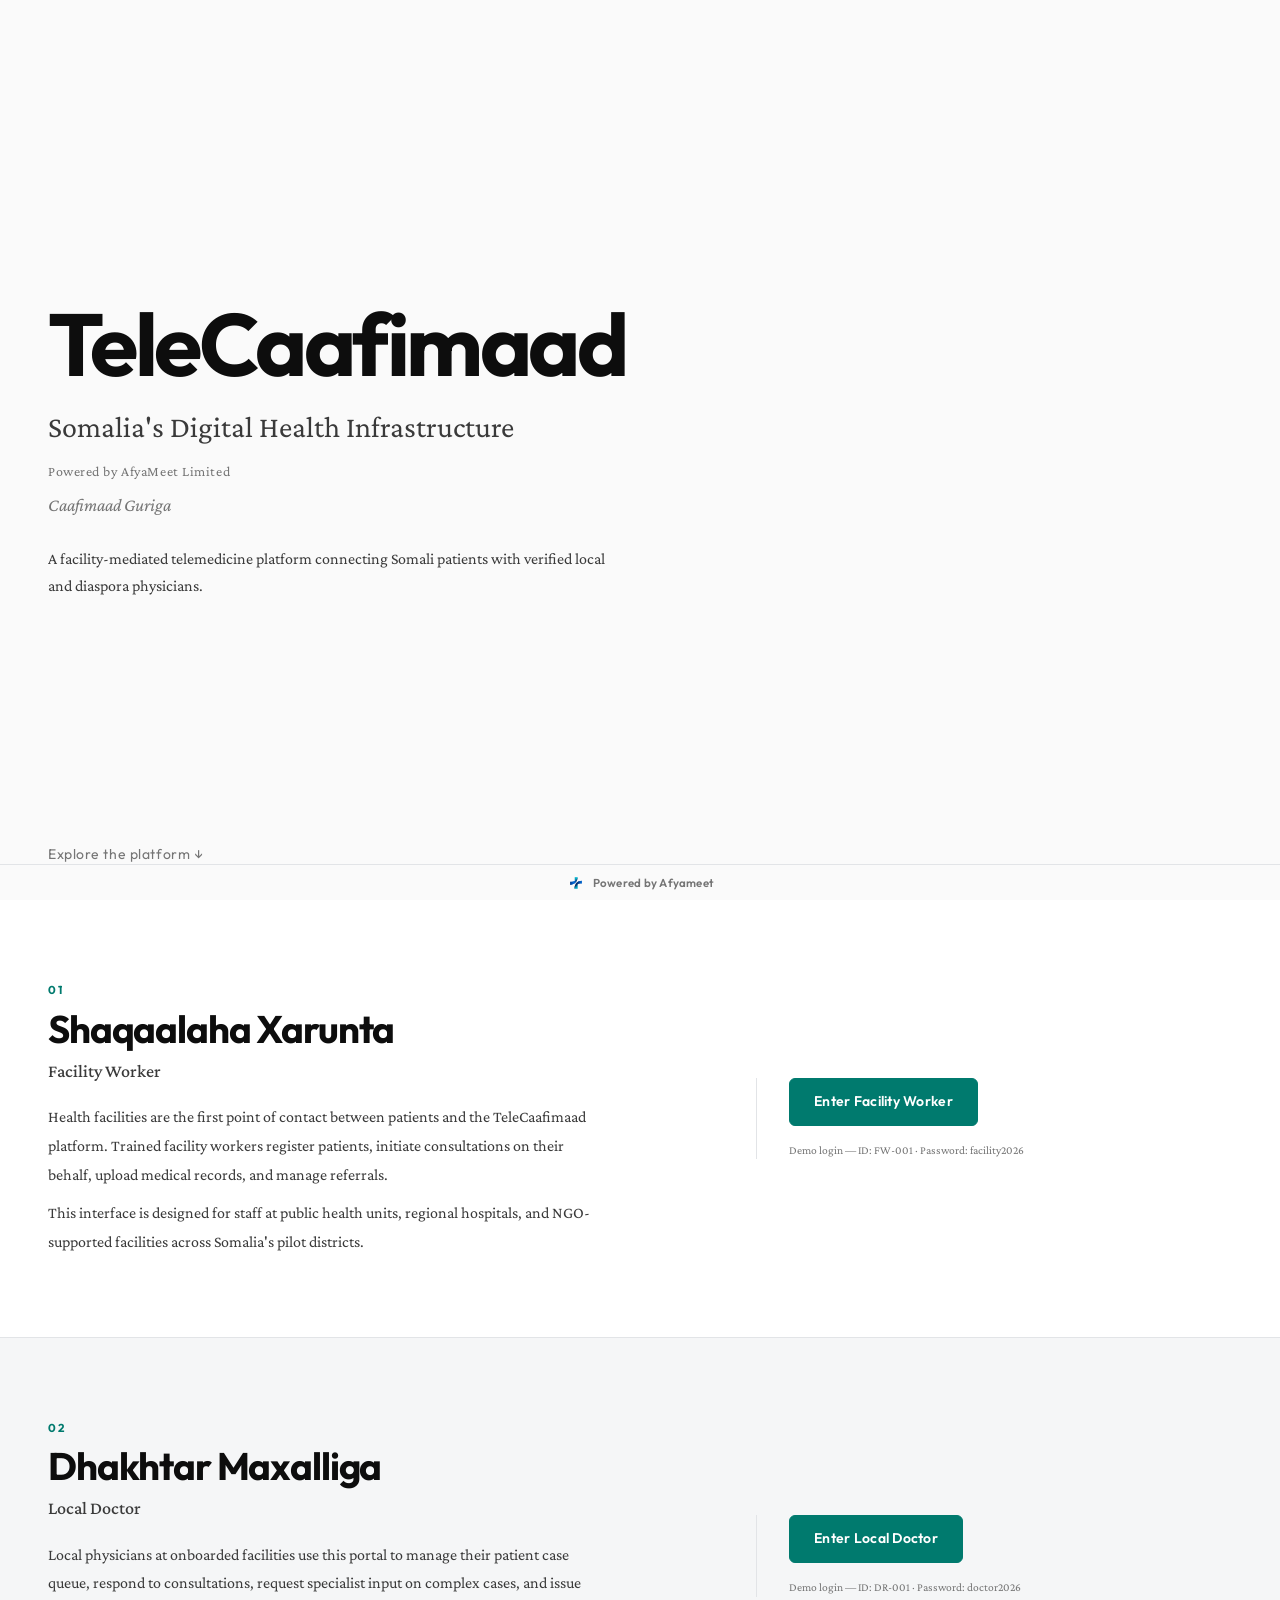
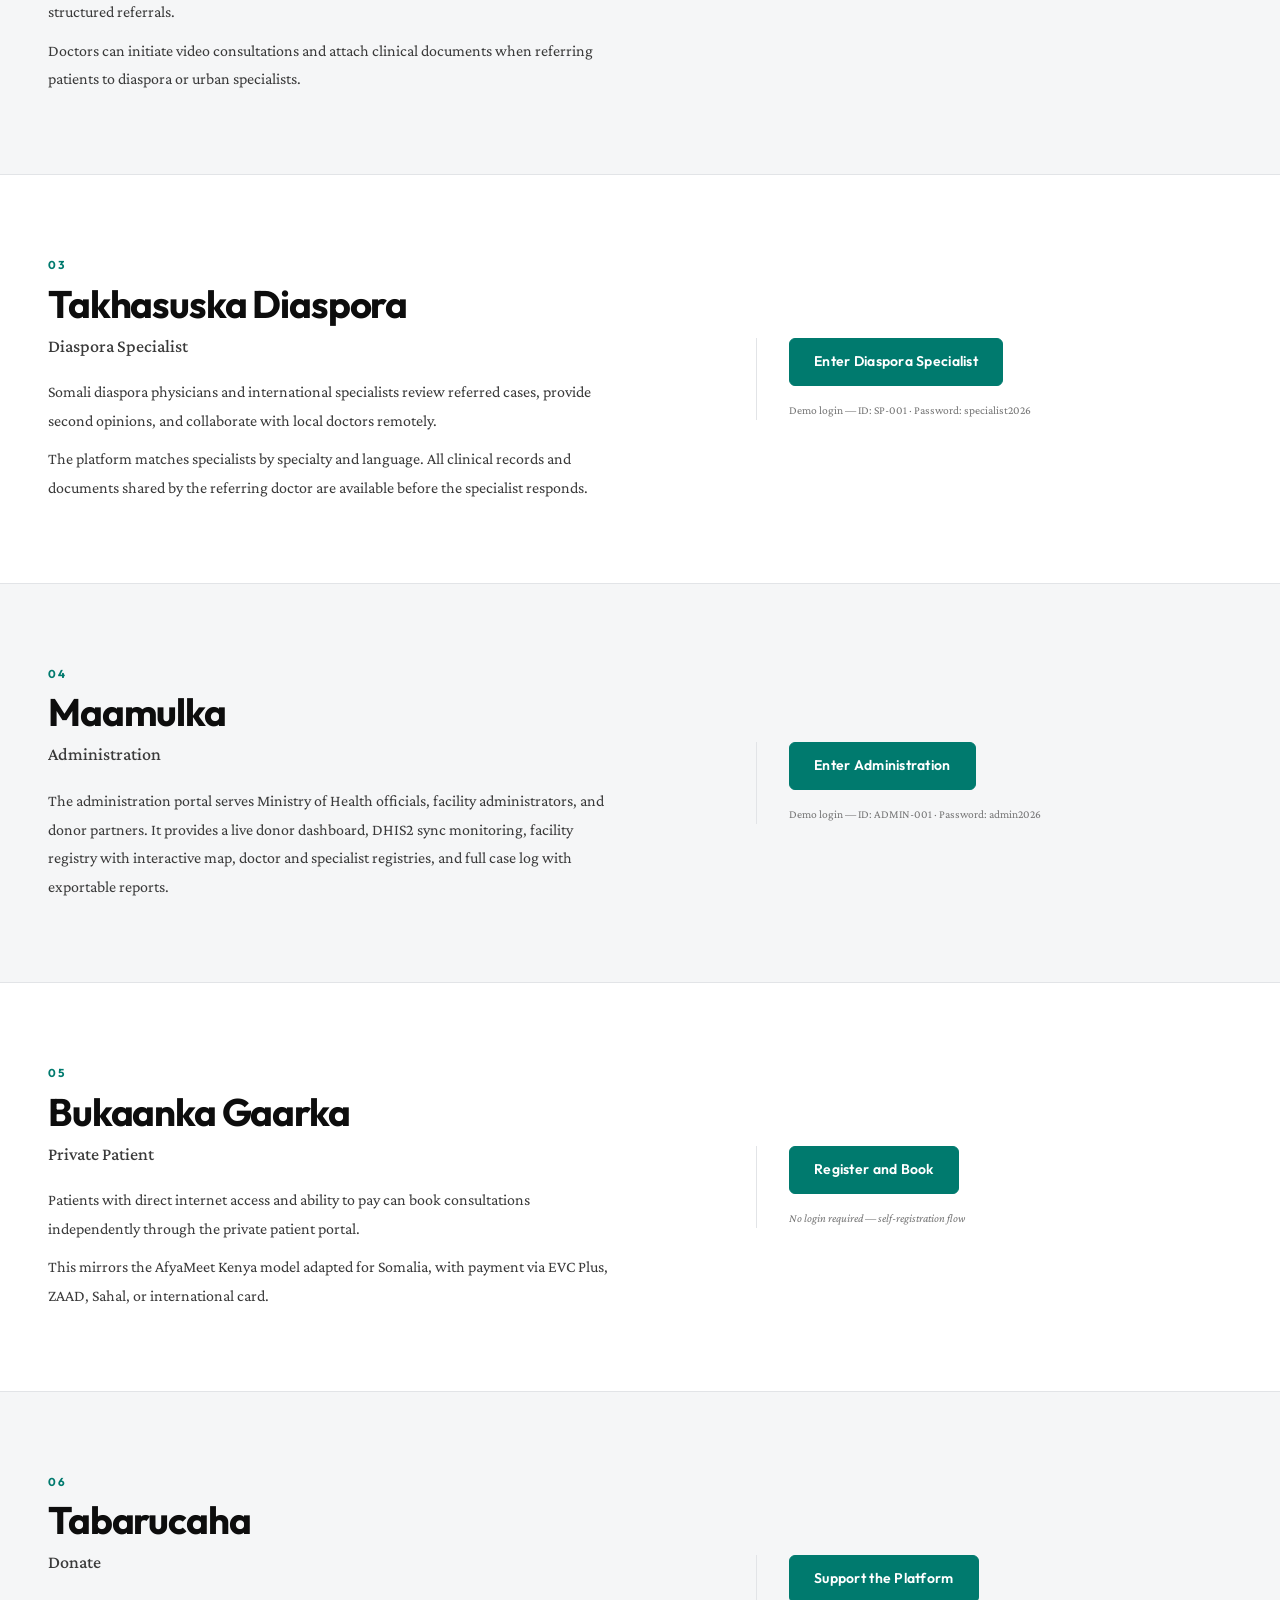
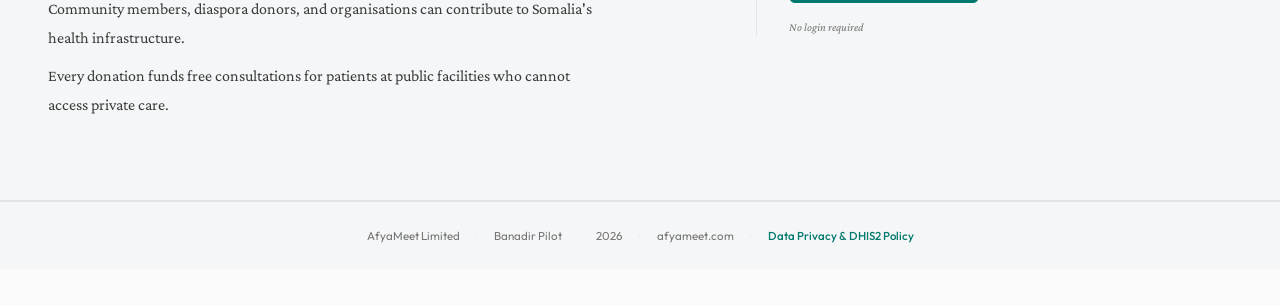
<file: index.html>
<!DOCTYPE html>
<html lang="en" translate="no">
<head>
  <meta charset="UTF-8">
  <meta name="viewport" content="width=device-width, initial-scale=1.0">
  <title>TeleCaafimaad</title>
  <link rel="stylesheet" href="css/base.css">
  <link rel="stylesheet" href="css/app.css">
</head>
<body class="page-index">

  <!-- HERO SECTION -->
  <section class="idx-hero">
    <div class="idx-hero-content">
      <h1 class="idx-hero-title">TeleCaafimaad</h1>
      <p class="idx-hero-tagline">Somalia's Digital Health Infrastructure</p>
      <p class="idx-hero-powered">Powered by AfyaMeet Limited</p>
      <p class="idx-hero-so">Caafimaad Guriga</p>
      <p class="idx-hero-desc">A facility-mediated telemedicine platform connecting Somali patients with verified local and diaspora physicians.</p>
    </div>
    <div class="idx-scroll-indicator">Explore the platform ↓</div>
  </section>

  <!-- 01 FACILITY WORKER -->
  <section class="idx-portal idx-portal--white">
    <div class="idx-portal-inner">
      <div class="idx-portal-left">
        <span class="idx-portal-num">01</span>
        <h2 class="idx-portal-so">Shaqaalaha Xarunta</h2>
        <p class="idx-portal-en">Facility Worker</p>
        <div class="idx-portal-desc">
          <p>Health facilities are the first point of contact between patients and the TeleCaafimaad platform. Trained facility workers register patients, initiate consultations on their behalf, upload medical records, and manage referrals.</p>
          <p>This interface is designed for staff at public health units, regional hospitals, and NGO-supported facilities across Somalia's pilot districts.</p>
        </div>
      </div>
      <div class="idx-portal-right">
        <a href="facility.html" class="btn btn-primary idx-portal-btn">Enter Facility Worker</a>
        <p class="idx-portal-cred">Demo login — ID: FW-001 · Password: facility2026</p>
      </div>
    </div>
  </section>

  <!-- 02 LOCAL DOCTOR -->
  <section class="idx-portal idx-portal--surface">
    <div class="idx-portal-inner">
      <div class="idx-portal-left">
        <span class="idx-portal-num">02</span>
        <h2 class="idx-portal-so">Dhakhtar Maxalliga</h2>
        <p class="idx-portal-en">Local Doctor</p>
        <div class="idx-portal-desc">
          <p>Local physicians at onboarded facilities use this portal to manage their patient case queue, respond to consultations, request specialist input on complex cases, and issue structured referrals.</p>
          <p>Doctors can initiate video consultations and attach clinical documents when referring patients to diaspora or urban specialists.</p>
        </div>
      </div>
      <div class="idx-portal-right">
        <a href="doctor.html" class="btn btn-primary idx-portal-btn">Enter Local Doctor</a>
        <p class="idx-portal-cred">Demo login — ID: DR-001 · Password: doctor2026</p>
      </div>
    </div>
  </section>

  <!-- 03 DIASPORA SPECIALIST -->
  <section class="idx-portal idx-portal--white">
    <div class="idx-portal-inner">
      <div class="idx-portal-left">
        <span class="idx-portal-num">03</span>
        <h2 class="idx-portal-so">Takhasuska Diaspora</h2>
        <p class="idx-portal-en">Diaspora Specialist</p>
        <div class="idx-portal-desc">
          <p>Somali diaspora physicians and international specialists review referred cases, provide second opinions, and collaborate with local doctors remotely.</p>
          <p>The platform matches specialists by specialty and language. All clinical records and documents shared by the referring doctor are available before the specialist responds.</p>
        </div>
      </div>
      <div class="idx-portal-right">
        <a href="specialist.html" class="btn btn-primary idx-portal-btn">Enter Diaspora Specialist</a>
        <p class="idx-portal-cred">Demo login — ID: SP-001 · Password: specialist2026</p>
      </div>
    </div>
  </section>

  <!-- 04 ADMINISTRATION -->
  <section class="idx-portal idx-portal--surface">
    <div class="idx-portal-inner">
      <div class="idx-portal-left">
        <span class="idx-portal-num">04</span>
        <h2 class="idx-portal-so">Maamulka</h2>
        <p class="idx-portal-en">Administration</p>
        <div class="idx-portal-desc">
          <p>The administration portal serves Ministry of Health officials, facility administrators, and donor partners. It provides a live donor dashboard, DHIS2 sync monitoring, facility registry with interactive map, doctor and specialist registries, and full case log with exportable reports.</p>
        </div>
      </div>
      <div class="idx-portal-right">
        <a href="admin.html" class="btn btn-primary idx-portal-btn">Enter Administration</a>
        <p class="idx-portal-cred">Demo login — ID: ADMIN-001 · Password: admin2026</p>
      </div>
    </div>
  </section>

  <!-- 05 PRIVATE PATIENT -->
  <section class="idx-portal idx-portal--white">
    <div class="idx-portal-inner">
      <div class="idx-portal-left">
        <span class="idx-portal-num">05</span>
        <h2 class="idx-portal-so">Bukaanka Gaarka</h2>
        <p class="idx-portal-en">Private Patient</p>
        <div class="idx-portal-desc">
          <p>Patients with direct internet access and ability to pay can book consultations independently through the private patient portal.</p>
          <p>This mirrors the AfyaMeet Kenya model adapted for Somalia, with payment via EVC Plus, ZAAD, Sahal, or international card.</p>
        </div>
      </div>
      <div class="idx-portal-right">
        <a href="patient.html" class="btn btn-primary idx-portal-btn">Register and Book</a>
        <p class="idx-portal-cred" style="color:var(--ink-3);font-style:italic">No login required — self-registration flow</p>
      </div>
    </div>
  </section>

  <!-- 06 DONATE -->
  <section class="idx-portal idx-portal--surface">
    <div class="idx-portal-inner">
      <div class="idx-portal-left">
        <span class="idx-portal-num">06</span>
        <h2 class="idx-portal-so">Tabarucaha</h2>
        <p class="idx-portal-en">Donate</p>
        <div class="idx-portal-desc">
          <p>Community members, diaspora donors, and organisations can contribute to Somalia's health infrastructure.</p>
          <p>Every donation funds free consultations for patients at public facilities who cannot access private care.</p>
        </div>
      </div>
      <div class="idx-portal-right">
        <a href="donor.html" class="btn btn-primary idx-portal-btn">Support the Platform</a>
        <p class="idx-portal-cred" style="color:var(--ink-3);font-style:italic">No login required</p>
      </div>
    </div>
  </section>

  <!-- FOOTER -->
  <footer class="idx-footer">
    <span>AfyaMeet Limited</span>
    <span class="idx-footer-sep">·</span>
    <span>Banadir Pilot</span>
    <span class="idx-footer-sep">·</span>
    <span>2026</span>
    <span class="idx-footer-sep">·</span>
    <a href="https://afyameet.com" target="_blank" rel="noopener">afyameet.com</a>
    <span class="idx-footer-sep">·</span>
    <a href="privacy.html" class="footer-privacy">Data Privacy &amp; DHIS2 Policy</a>
  </footer>

  <script src="js/db.js"></script>
  <script>DB.init();</script>

  <footer class="afyameet-footer">
    <a href="https://afyameet.com" target="_blank" rel="noopener noreferrer" class="afyameet-footer-link">
      <img src="public/afyameet.png" alt="Afyameet" class="afyameet-footer-logo">
      <span>Powered by Afyameet</span>
    </a>
  </footer>
</body>
</html>
</file>
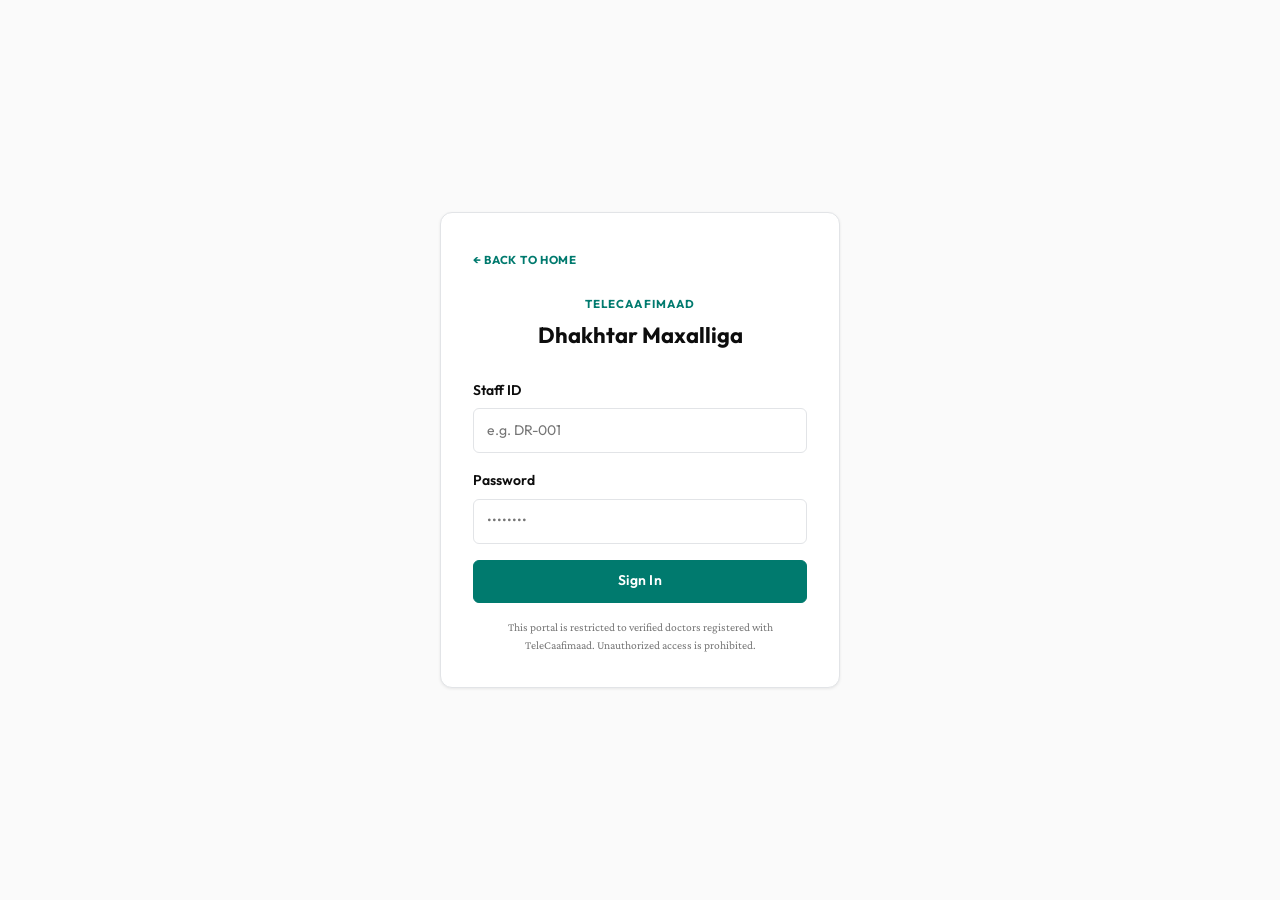
<file: doctor.html>
<!DOCTYPE html>
<html lang="en">
<head>
  <meta charset="UTF-8">
  <meta name="viewport" content="width=device-width, initial-scale=1.0">
  <title>TeleCaafimaad · Doctor Interface</title>
  <link rel="stylesheet" href="css/base.css">
  <link rel="stylesheet" href="css/app.css">
</head>
<body class="page-doctor">

  <!-- Login Overlay -->
  <div id="loginOverlay" class="login-overlay">
    <div class="login-card">
      <a href="index.html" class="login-back">&#8592; Back to home</a>
      <div class="login-brand">
        <span class="login-brand-tc">TeleCaafimaad</span>
        <span class="login-brand-portal">Dhakhtar Maxalliga</span>
      </div>
      <div class="form-group">
        <label class="form-label" for="loginId">Staff ID</label>
        <input type="text" id="loginId" class="form-input" placeholder="e.g. DR-001" autocomplete="username">
      </div>
      <div class="form-group">
        <label class="form-label" for="loginPassword">Password</label>
        <input type="password" id="loginPassword" class="form-input" placeholder="&#8226;&#8226;&#8226;&#8226;&#8226;&#8226;&#8226;&#8226;" autocomplete="current-password">
      </div>
      <span id="loginError" class="form-error" role="alert" style="display:none"></span>
      <button class="btn btn-primary btn-full" id="signInBtn">Sign In</button>
      <p class="login-disclaimer">This portal is restricted to verified doctors registered with TeleCaafimaad. Unauthorized access is prohibited.</p>
    </div>
  </div>

  <div id="mainInterface" style="display:none">

  <div class="sidebar-backdrop" id="sidebarBackdrop"></div>

  <div class="dr-layout">
    <aside class="dr-sidebar">
      <a href="index.html" class="page-back-nav page-back-nav--sidebar">&#8592; TeleCaafimaad</a>
      <div class="sidebar-brand">
        <a href="index.html" class="sidebar-logo">TC</a>
        <div class="sidebar-doctor-info">
          <span class="sdi-name">Dr. Fadumo Warsame</span>
          <span class="sdi-spec">General Practice · Banadir</span>
        </div>
      </div>
      <nav class="sidebar-nav" role="navigation">
        <button class="snav-item is-active" data-view="queue">
          Case Queue
          <span class="badge" id="queueBadge">0</span>
        </button>
        <button class="snav-item" data-view="mycases">My Cases</button>
        <button class="snav-item" data-view="refer">Refer to Specialist</button>
        <button class="snav-item" data-view="records">Patient Records</button>
        <button class="snav-item" data-view="schedule">Schedule</button>
        <button class="snav-item" data-view="profile">Profile</button>
      </nav>
      <div class="sidebar-footer">
        <span class="status-dot status-dot--active"></span>
        <span style="color:var(--dark-ink-2);font-size:var(--t-xs)">Online · NHPC Verified</span>
        <button class="btn btn-ghost btn-sm" id="signOutBtn" style="margin-top:var(--s1);width:100%">Sign Out</button>
      </div>
    </aside>

    <main class="dr-main">
      <div class="dr-mobile-header">
        <button class="mobile-menu-btn" id="mobileMenuBtn" aria-label="Menu">&#9776;</button>
        <span class="mobile-view-title" id="mobileViewTitle">Case Queue</span>
        <span class="badge" id="mobileQueueBadge">0</span>
      </div>

      <!-- View: Case Queue -->
      <div class="dr-view is-active" id="view-queue">
        <div class="view-header">
          <h1 class="view-title">Case Queue</h1>
          <span class="view-meta" id="queueMeta">Loading…</span>
        </div>
        <div class="case-list" id="caseList"></div>
        <p class="empty-msg hidden" id="emptyQueue">No pending cases. Queue is clear.</p>
      </div>

      <!-- View: Case Detail -->
      <div class="dr-view" id="view-casedetail">
        <div class="view-header">
          <button class="back-btn" id="backToQueue">&#8592; Back to Queue</button>
          <h1 class="view-title" id="detailCaseId">Case</h1>
        </div>
        <div class="case-detail-layout">
          <div>
            <h3 class="panel-label">Patient Intake</h3>
            <div class="intake-grid" id="intakeDisplay"></div>
            <div id="patientRecordLink" style="margin-top:var(--s2)"></div>
          </div>
          <div>
            <h3 class="panel-label">Clinical Response</h3>

            <!-- Video call panel -->
            <div class="video-panel">
              <div class="video-panel-label">Video Consultation</div>
              <div class="video-tz-note" id="videoTzInfo">Patient is in Mogadishu · UTC+3 (EAT)</div>
              <div id="videoCallIdle">
                <p style="font-size:var(--t-sm);color:var(--ink-2);margin-bottom:0.75rem">
                  If this case requires a live video consultation, send the patient a request. They must consent before the call begins.
                </p>
                <button class="btn btn-outline btn-sm" id="initiateVideoBtn">Request Video Call</button>
              </div>
              <div id="videoCallPending" style="display:none">
                <p style="font-size:var(--t-sm);color:var(--amber);font-weight:600;margin-bottom:0.75rem">
                  Video call requested · awaiting patient acceptance
                </p>
                <a id="doctorJoinLink" href="#" target="_blank" class="btn btn-primary btn-sm" style="margin-bottom:0.5rem">
                  Join Call Now
                </a>
                <button class="btn btn-outline btn-sm" id="cancelVideoBtn" style="margin-left:0.5rem">Cancel Request</button>
              </div>
            </div>

            <div class="form-group">
              <label class="form-label" for="diagInput">Diagnosis</label>
              <input type="text" id="diagInput" class="form-input" placeholder="ICD-10 description or free text">
            </div>
            <div class="form-group">
              <label class="form-label" for="pathwaySelect">Pathway</label>
              <select id="pathwaySelect" class="form-select">
                <option value="">Select pathway</option>
                <option value="prescription">Prescription</option>
                <option value="lab">Lab Order</option>
                <option value="referral">Referral</option>
                <option value="followup">Follow-up</option>
                <option value="noaction">No Action Required</option>
              </select>
            </div>
            <div id="pathwayFields"></div>
            <div class="form-group">
              <label class="form-label" for="clinicalNotes">Clinical Notes</label>
              <textarea id="clinicalNotes" class="form-textarea" rows="4" placeholder="Clinical observations and instructions for the patient…"></textarea>
            </div>
            <span class="form-error" id="responseError" role="alert"></span>
            <div style="display:flex;gap:var(--s1);flex-wrap:wrap">
              <button class="btn btn-outline" id="requestSpecialistBtn">Request Specialist Input</button>
              <button class="btn btn-primary" id="submitResponseBtn" style="flex:1">Close Case &amp; Submit</button>
            </div>
          </div>
        </div>
      </div>

      <!-- View: My Cases -->
      <div class="dr-view" id="view-mycases">
        <div class="view-header">
          <h1 class="view-title">My Cases</h1>
          <span class="view-meta">Closed consultations</span>
        </div>
        <div class="closed-case-list" id="myCasesList"></div>
        <p class="empty-msg hidden" id="emptyMyCases">No closed cases yet.</p>
      </div>

      <!-- View: Refer to Specialist -->
      <div class="dr-view" id="view-refer">
        <div class="view-header">
          <h1 class="view-title">Refer to Specialist</h1>
        </div>

        <!-- Toggle: New Referral / History -->
        <div class="refer-toggle">
          <button class="refer-tab is-active" id="refTabNew">New Referral</button>
          <button class="refer-tab" id="refTabHistory">Referral History</button>
        </div>

        <!-- New Referral panel -->
        <div id="refer-new-panel">
          <div style="display:grid;grid-template-columns:280px 1fr;gap:var(--s4);align-items:start;margin-top:var(--s3)">
            <div>
              <h3 class="panel-label">Filter Specialists</h3>
              <div class="form-group">
                <label class="form-label" for="spFilterSpec">Specialty</label>
                <select id="spFilterSpec" class="form-select">
                  <option value="">All specialties</option>
                  <option value="Cardiology">Cardiology</option>
                  <option value="Obstetrics">Obstetrics</option>
                  <option value="Neurology">Neurology</option>
                </select>
              </div>
              <div class="form-group">
                <label class="form-label" for="spFilterLang">Language</label>
                <select id="spFilterLang" class="form-select">
                  <option value="">All languages</option>
                  <option value="Somali">Somali</option>
                  <option value="English">English</option>
                  <option value="Arabic">Arabic</option>
                  <option value="Norwegian">Norwegian</option>
                </select>
              </div>
            </div>
            <div>
              <h3 class="panel-label">Available Specialists</h3>
              <div id="specialistList"></div>
            </div>
          </div>

          <!-- Referral form (hidden until specialist selected) -->
          <div id="referralFormBlock" class="hidden" style="margin-top:var(--s4);padding-top:var(--s3);border-top:1px solid var(--rule);max-width:600px">
            <h3 class="panel-label">Referral Details</h3>
            <div class="form-group">
              <label class="form-label" for="ref-patient">Patient</label>
              <select id="ref-patient" class="form-select">
                <option value="">Select patient</option>
              </select>
            </div>
            <div class="form-group">
              <label class="form-label" for="ref-reason">Reason for Referral</label>
              <input type="text" id="ref-reason" class="form-input" placeholder="Brief reason for specialist consultation">
            </div>
            <div class="form-row">
              <div class="form-group">
                <label class="form-label" for="ref-urgency">Urgency</label>
                <select id="ref-urgency" class="form-select">
                  <option value="Routine">Routine</option>
                  <option value="Urgent">Urgent</option>
                  <option value="Emergency">Emergency</option>
                </select>
              </div>
              <div class="form-group">
                <label class="form-label" for="ref-mode">Preferred Mode</label>
                <select id="ref-mode" class="form-select">
                  <option value="async">Async Review</option>
                  <option value="video">Video Call</option>
                </select>
              </div>
            </div>
            <div class="form-group">
              <label class="form-label" for="ref-summary">Clinical Summary</label>
              <textarea id="ref-summary" class="form-textarea" rows="4" placeholder="Relevant clinical details for the specialist…"></textarea>
            </div>
            <div class="form-group">
              <label class="form-label">Attach Documents</label>
              <div id="ref-docs-list"></div>
              <div class="upload-zone" id="uploadZone" style="margin-top:var(--s1)">
                <input type="file" id="uploadInput" accept=".pdf,.jpg,.png,.doc,.docx" multiple style="display:none">
                <p style="margin:0;font-size:var(--t-sm)">Click to select files or drag and drop</p>
                <p style="margin:0.25rem 0 0;font-size:var(--t-xs);color:var(--ink-3)">.pdf .jpg .png .doc accepted</p>
              </div>
              <div id="uploadFileList"></div>
            </div>
            <span class="form-error" id="referralError"></span>
            <button class="btn btn-primary" id="submitReferralBtn">Submit Referral</button>
          </div>
        </div>

        <!-- Referral History panel -->
        <div id="refer-history-panel" class="hidden" style="margin-top:var(--s3)">
          <div class="table-wrap">
            <table class="data-table" aria-label="Referral history">
              <thead>
                <tr>
                  <th>Ref ID</th>
                  <th>Patient</th>
                  <th>Specialist</th>
                  <th>Status</th>
                  <th>Date</th>
                  <th>Outcome</th>
                </tr>
              </thead>
              <tbody id="refHistoryBody"></tbody>
            </table>
          </div>
          <p class="empty-msg hidden" id="emptyRefHistory">No referrals submitted yet.</p>
        </div>
      </div>

      <!-- View: Patient Records -->
      <div class="dr-view" id="view-records">
        <div class="view-header">
          <h1 class="view-title">Patient Records</h1>
          <span class="view-meta">Uploaded medical documents</span>
        </div>
        <div class="search-bar" style="margin-bottom:var(--s3);max-width:400px">
          <input type="search" class="search-input" id="recSearchInput" placeholder="Search patient by name or ID…">
          <button class="btn btn-outline btn-sm" id="recSearchBtn">Search</button>
        </div>
        <div class="table-wrap">
          <table class="data-table" aria-label="Patient documents">
            <thead>
              <tr>
                <th>Patient</th>
                <th>Filename</th>
                <th>Type</th>
                <th>Date</th>
                <th>Uploaded by</th>
                <th></th>
              </tr>
            </thead>
            <tbody id="recTableBody"></tbody>
          </table>
        </div>
        <p class="empty-msg hidden" id="emptyRec">No documents found.</p>
      </div>

      <!-- View: Schedule -->
      <div class="dr-view" id="view-schedule">
        <div class="view-header">
          <h1 class="view-title">Availability</h1>
          <span class="view-meta">Click slots to mark availability. Saved automatically.</span>
        </div>
        <div style="display:flex;align-items:center;gap:var(--s2);margin-bottom:var(--s2);flex-wrap:wrap">
          <div>
            <label style="font-size:var(--t-xs);font-weight:600;text-transform:uppercase;letter-spacing:0.06em;color:var(--ink-3);display:block;margin-bottom:0.3rem">Your Timezone</label>
            <select id="tzSelect" class="form-select" style="width:auto;min-width:220px"></select>
          </div>
          <p style="font-size:var(--t-xs);color:var(--ink-3);margin:0;padding-top:1.2rem">
            Patients and facility workers see your slots in EAT (UTC+3)
          </p>
        </div>
        <div class="schedule-grid-wrap">
          <div class="schedule-grid" id="scheduleGrid"></div>
        </div>
        <p class="schedule-note">Availability is shared with facility workers during consultation booking.</p>
      </div>

      <!-- View: Profile -->
      <div class="dr-view" id="view-profile">
        <div class="view-header">
          <h1 class="view-title">Profile</h1>
        </div>
        <div class="profile-layout">
          <div class="profile-section">
            <h3 class="panel-label">Doctor Information</h3>
            <div class="profile-grid">
              <div class="profile-row"><span class="pr-label">Full name</span><span class="pr-value">Dr. Fadumo Warsame</span></div>
              <div class="profile-row"><span class="pr-label">Specialty</span><span class="pr-value">General Practice</span></div>
              <div class="profile-row"><span class="pr-label">Facility</span><span class="pr-value">Banadir Regional Hospital</span></div>
              <div class="profile-row"><span class="pr-label">District</span><span class="pr-value">Banadir</span></div>
              <div class="profile-row"><span class="pr-label">NHPC Status</span><span class="pr-value"><span class="status-badge status-active">Verified</span></span></div>
              <div class="profile-row"><span class="pr-label">Cases closed</span><span class="pr-value" id="profileCaseCount">—</span></div>
              <div class="profile-row"><span class="pr-label">License</span><span class="pr-value">NHPC-SO-0012</span></div>
              <div class="profile-row"><span class="pr-label">Joined</span><span class="pr-value">January 2026</span></div>
            </div>
          </div>
          <div class="profile-section">
            <h3 class="panel-label">NHPC Verification</h3>
            <ul class="nhpc-list">
              <li class="nhpc-item nhpc-done">Medical degree · University of Mogadishu</li>
              <li class="nhpc-item nhpc-done">Postgraduate specialist certificate</li>
              <li class="nhpc-item nhpc-done">Current license · NHPC Somalia</li>
              <li class="nhpc-item nhpc-done">Good standing declaration signed</li>
              <li class="nhpc-item nhpc-done">Identity verified against NHPC register</li>
              <li class="nhpc-item nhpc-done">Terms of participation accepted</li>
            </ul>
          </div>
        </div>
      </div>

    </main>
  </div>

  <!-- Slideover: Patient full record -->
  <div class="slideover-overlay" id="patientRecordOverlay"></div>
  <div class="slideover" id="patientRecordSlideover">
    <div class="slideover-header">
      <span class="slideover-title" id="recordSlideoverName">Patient Record</span>
      <button class="slideover-close" id="closeRecordSlideover">&times;</button>
    </div>
    <div class="slideover-body" id="recordSlideoverBody"></div>
  </div>

  <!-- Referral Confirmation Modal -->
  <div id="refConfirmModal" class="modal-overlay">
    <div class="modal-card" style="max-width:520px;text-align:center">
      <div class="ref-confirm-check">&#10003;</div>
      <h2 class="view-title" style="margin-bottom:var(--s1)">Referral Submitted</h2>
      <div class="ref-confirm-id" id="refConfirmId"></div>
      <div class="detail-grid" id="refConfirmDetails" style="margin:var(--s3) 0;text-align:left"></div>
      <p style="font-size:var(--t-sm);color:var(--ink-3);margin-bottom:var(--s3)">The specialist will be notified. You will receive a response within 48 hours. This referral has been logged to the patient record.</p>
      <div style="display:flex;gap:var(--s2);justify-content:center;flex-wrap:wrap">
        <button class="btn btn-outline" id="refConfirmHistoryBtn">View Referral Record</button>
        <button class="btn btn-primary" id="refConfirmQueueBtn">Back to Case Queue</button>
      </div>
    </div>
  </div>

  <footer class="afyameet-footer">
    <a href="https://afyameet.com" target="_blank" rel="noopener noreferrer" class="afyameet-footer-link">
      <img src="public/afyameet.png" alt="Afyameet" class="afyameet-footer-logo">
      <span>Powered by Afyameet</span>
    </a>
  </footer>

  </div><!-- end mainInterface -->

  <script src="js/db.js"></script>
  <script src="js/doctor.js"></script>
</body>
</html>
</file>
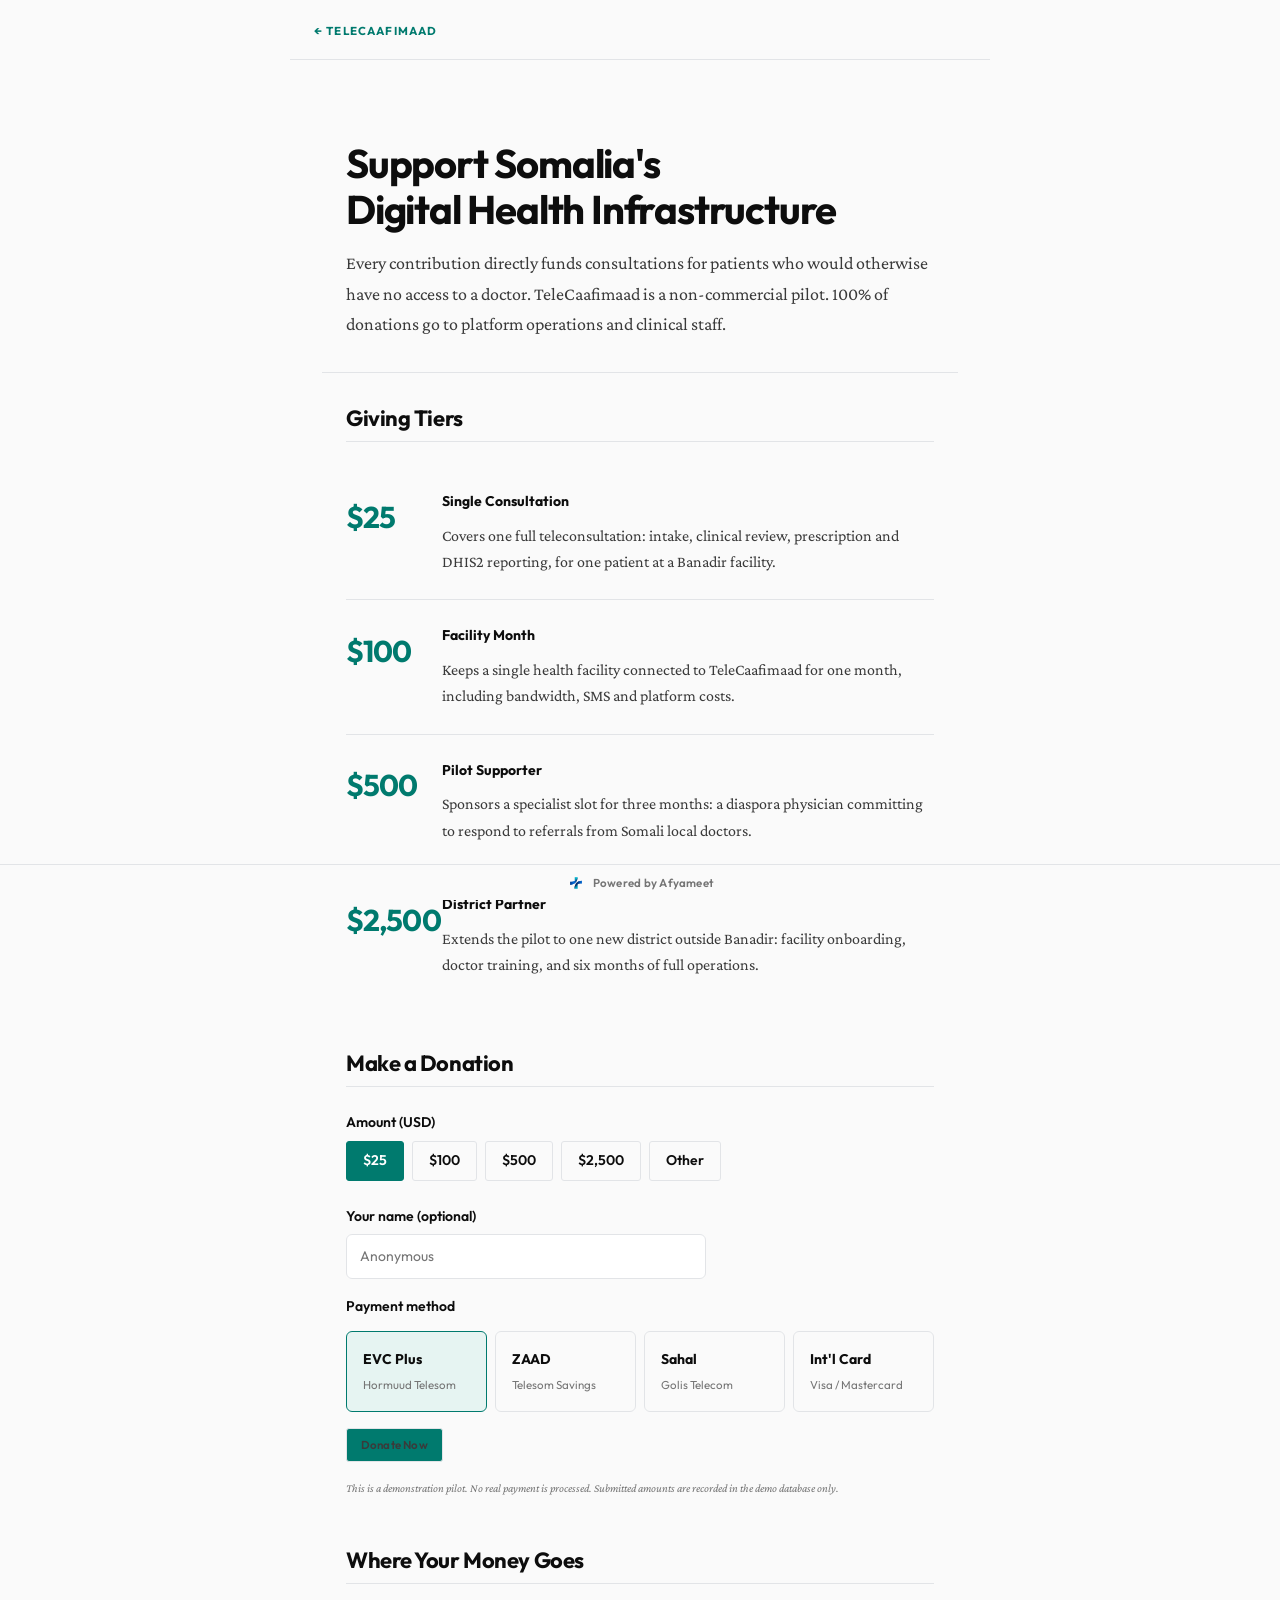
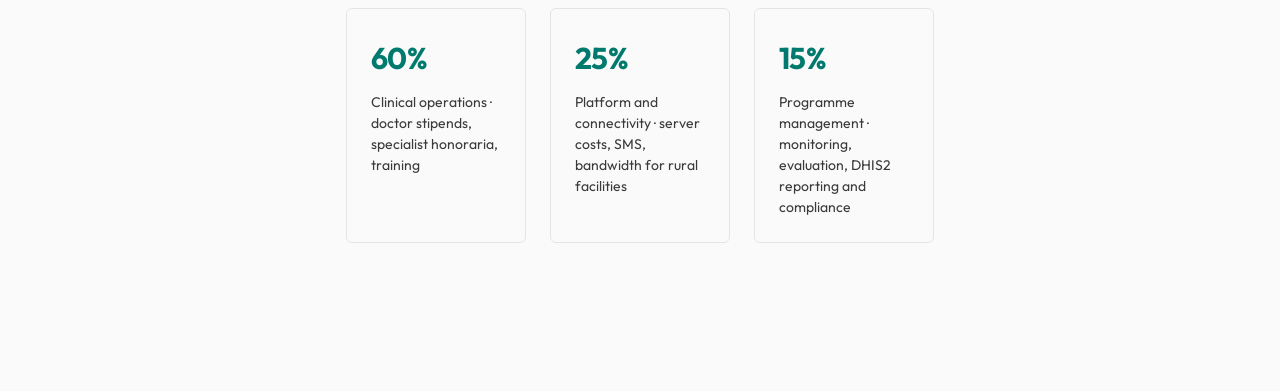
<file: donor.html>
<!DOCTYPE html>
<html lang="en">
<head>
  <meta charset="UTF-8">
  <meta name="viewport" content="width=device-width, initial-scale=1.0">
  <title>TeleCaafimaad · Donate</title>
  <link rel="stylesheet" href="css/base.css">
  <link rel="stylesheet" href="css/app.css">
</head>
<body class="page-donor">

  <header class="donor-header">
    <a href="index.html" class="donor-back">&#8592; TeleCaafimaad</a>
  </header>

  <main class="donor-main">

    <div class="donor-hero">
      <h1 class="donor-hero-title">Support Somalia's<br>Digital Health Infrastructure</h1>
      <p class="donor-hero-sub">Every contribution directly funds consultations for patients who would otherwise have no access to a doctor. TeleCaafimaad is a non-commercial pilot. 100% of donations go to platform operations and clinical staff.</p>
    </div>

    <div class="donor-body">

      <!-- Giving tiers -->
      <section class="donor-section">
        <h2 class="donor-section-title">Giving Tiers</h2>
        <div class="tier-list">
          <div class="tier-item">
            <div class="tier-amount">$25</div>
            <div class="tier-name">Single Consultation</div>
            <p class="tier-desc">Covers one full teleconsultation: intake, clinical review, prescription and DHIS2 reporting, for one patient at a Banadir facility.</p>
          </div>
          <div class="tier-item">
            <div class="tier-amount">$100</div>
            <div class="tier-name">Facility Month</div>
            <p class="tier-desc">Keeps a single health facility connected to TeleCaafimaad for one month, including bandwidth, SMS and platform costs.</p>
          </div>
          <div class="tier-item">
            <div class="tier-amount">$500</div>
            <div class="tier-name">Pilot Supporter</div>
            <p class="tier-desc">Sponsors a specialist slot for three months: a diaspora physician committing to respond to referrals from Somali local doctors.</p>
          </div>
          <div class="tier-item">
            <div class="tier-amount">$2,500</div>
            <div class="tier-name">District Partner</div>
            <p class="tier-desc">Extends the pilot to one new district outside Banadir: facility onboarding, doctor training, and six months of full operations.</p>
          </div>
        </div>
      </section>

      <!-- Donation form -->
      <section class="donor-section donor-form-section">
        <h2 class="donor-section-title">Make a Donation</h2>
        <div id="donationFormWrap">
          <div class="form-group">
            <label class="form-label">Amount (USD)</label>
            <div class="amount-btn-row">
              <button class="amount-btn is-active" data-amount="25">$25</button>
              <button class="amount-btn" data-amount="100">$100</button>
              <button class="amount-btn" data-amount="500">$500</button>
              <button class="amount-btn" data-amount="2500">$2,500</button>
              <button class="amount-btn" data-amount="custom">Other</button>
            </div>
            <input type="number" id="customAmountInput" class="form-input hidden" placeholder="Enter amount in USD" min="1" style="margin-top:0.5rem;max-width:220px">
          </div>

          <div class="form-group">
            <label class="form-label" for="donorName">Your name (optional)</label>
            <input type="text" id="donorName" class="form-input" placeholder="Anonymous" style="max-width:360px">
          </div>

          <div class="form-group">
            <label class="form-label">Payment method</label>
            <div class="pay-method-grid">
              <label class="pay-method-item">
                <input type="radio" name="payMethod" value="EVC Plus" checked>
                <span class="pay-method-label">EVC Plus</span>
                <span class="pay-method-sub">Hormuud Telesom</span>
              </label>
              <label class="pay-method-item">
                <input type="radio" name="payMethod" value="ZAAD">
                <span class="pay-method-label">ZAAD</span>
                <span class="pay-method-sub">Telesom Savings</span>
              </label>
              <label class="pay-method-item">
                <input type="radio" name="payMethod" value="Sahal">
                <span class="pay-method-label">Sahal</span>
                <span class="pay-method-sub">Golis Telecom</span>
              </label>
              <label class="pay-method-item">
                <input type="radio" name="payMethod" value="International Card">
                <span class="pay-method-label">Int'l Card</span>
                <span class="pay-method-sub">Visa / Mastercard</span>
              </label>
            </div>
          </div>

          <span class="form-error" id="donateError" role="alert"></span>
          <button class="btn btn-primary pay-btn" id="payBtn">Donate Now</button>
          <p class="donor-disclaimer">This is a demonstration pilot. No real payment is processed. Submitted amounts are recorded in the demo database only.</p>
        </div>

        <div id="donationSuccess" class="donation-success hidden">
          <div class="ds-icon">&#10003;</div>
          <h3 class="ds-title">Thank you for your support</h3>
          <p class="ds-msg" id="dsMsg"></p>
          <a href="index.html" class="btn btn-outline" style="margin-top:var(--s3)">Back to Home</a>
        </div>
      </section>

      <!-- Impact statement -->
      <section class="donor-section">
        <h2 class="donor-section-title">Where Your Money Goes</h2>
        <div class="impact-grid">
          <div class="impact-item">
            <div class="impact-pct">60%</div>
            <div class="impact-label">Clinical operations · doctor stipends, specialist honoraria, training</div>
          </div>
          <div class="impact-item">
            <div class="impact-pct">25%</div>
            <div class="impact-label">Platform and connectivity · server costs, SMS, bandwidth for rural facilities</div>
          </div>
          <div class="impact-item">
            <div class="impact-pct">15%</div>
            <div class="impact-label">Programme management · monitoring, evaluation, DHIS2 reporting and compliance</div>
          </div>
        </div>
      </section>

    </div>
  </main>

  <script src="js/db.js"></script>
  <script>
  (function(){
    DB.init();
    var selectedAmount = 25;
    var TIERS = { 25:'Single Consultation', 100:'Facility Month', 500:'Pilot Supporter', 2500:'District Partner' };

    document.querySelectorAll('.amount-btn').forEach(function(btn){
      btn.addEventListener('click', function(){
        document.querySelectorAll('.amount-btn').forEach(function(b){ b.classList.remove('is-active'); });
        btn.classList.add('is-active');
        var val = btn.getAttribute('data-amount');
        var cInput = document.getElementById('customAmountInput');
        if(val==='custom'){
          cInput.classList.remove('hidden');
          selectedAmount = null;
        } else {
          cInput.classList.add('hidden');
          selectedAmount = parseInt(val);
        }
      });
    });

    document.getElementById('payBtn').addEventListener('click', function(){
      var errEl = document.getElementById('donateError');
      errEl.textContent = '';

      var customEl = document.getElementById('customAmountInput');
      if(!customEl.classList.contains('hidden')){
        selectedAmount = parseInt(customEl.value) || 0;
      }
      if(!selectedAmount || selectedAmount < 1){
        errEl.textContent = 'Please enter a valid donation amount.';
        return;
      }
      var method = (document.querySelector('input[name="payMethod"]:checked')||{}).value || 'EVC Plus';
      var name   = document.getElementById('donorName').value.trim() || 'Anonymous';
      var tier   = TIERS[selectedAmount] || 'Custom';

      DB.addDonation({
        id: 'DON-'+Date.now(),
        ts: new Date().toISOString(),
        donor_name: name,
        amount: selectedAmount,
        method: method,
        tier: tier,
        currency: 'USD'
      });

      document.getElementById('donationFormWrap').classList.add('hidden');
      var successEl = document.getElementById('donationSuccess');
      successEl.classList.remove('hidden');
      document.getElementById('dsMsg').textContent =
        '$'+selectedAmount.toLocaleString()+' donated via '+method+'. '+
        'Your contribution will help fund '+tier.toLowerCase()+' for Somalia\'s digital health infrastructure.';
    });
  })();
  </script>

  <footer class="afyameet-footer">
    <a href="https://afyameet.com" target="_blank" rel="noopener noreferrer" class="afyameet-footer-link">
      <img src="public/afyameet.png" alt="Afyameet" class="afyameet-footer-logo">
      <span>Powered by Afyameet</span>
    </a>
  </footer>
</body>
</html>
</file>
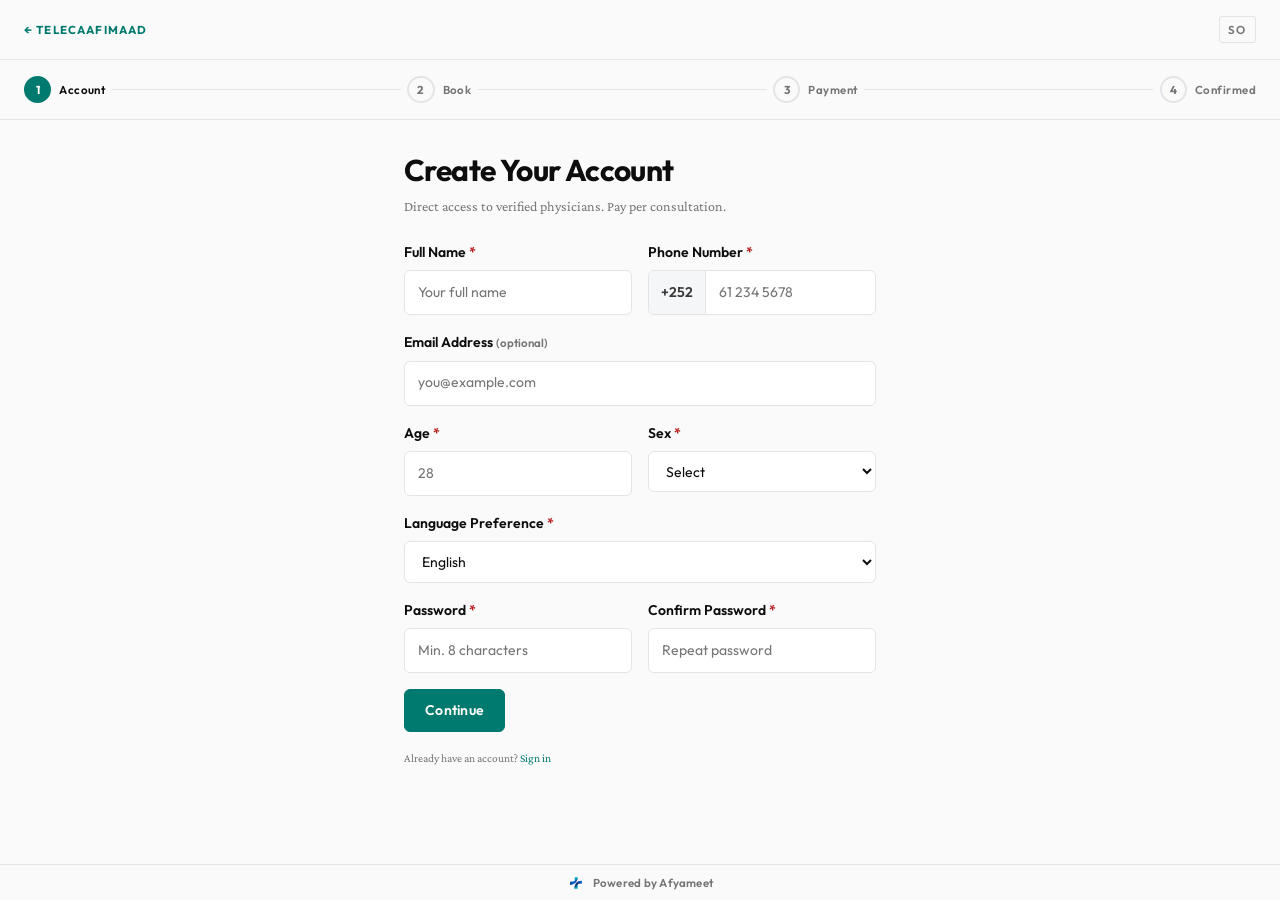
<file: patient.html>
<!DOCTYPE html>
<html lang="en">
<head>
  <meta charset="UTF-8">
  <meta name="viewport" content="width=device-width, initial-scale=1.0">
  <title>TeleCaafimaad · Private Patient</title>
  <link rel="stylesheet" href="css/base.css">
  <link rel="stylesheet" href="css/app.css">
  <script>if(location.hostname==='127.0.0.1')location.replace(location.href.replace('//127.0.0.1','//localhost'));</script>
  <style>
    /* ── Private patient page styles ─────────────────────── */
    .pp-doc-grid {
      display: grid;
      grid-template-columns: repeat(3, 1fr);
      gap: var(--s2);
      margin-bottom: var(--s3);
    }
    .pp-doc-card {
      border: 2px solid var(--rule);
      border-radius: var(--radius);
      padding: var(--s2) var(--s2) var(--s2);
      cursor: pointer;
      transition: border-color 0.15s, background 0.15s;
      user-select: none;
    }
    .pp-doc-card:hover { border-color: var(--accent); }
    .pp-doc-card.is-selected { border-color: var(--accent); background: var(--accent-bg); }
    .pp-doc-name { font-size: var(--t-base); font-weight: 700; color: var(--ink); margin-bottom: 0.25rem; }
    .pp-doc-spec { font-size: var(--t-sm); color: var(--accent); font-weight: 600; margin-bottom: 0.4rem; }
    .pp-doc-meta { font-size: var(--t-xs); color: var(--ink-3); line-height: 1.6; }
    .pp-doc-fee  {
      font-size: var(--t-sm);
      font-weight: 700;
      color: var(--ink);
      margin-top: var(--s1);
      padding-top: var(--s1);
      border-top: 1px solid var(--rule);
    }
    .pp-summary-box {
      border: 1px solid var(--rule);
      border-radius: var(--radius);
      padding: var(--s3);
      margin-bottom: var(--s3);
      background: var(--surface);
    }
    .pp-summary-total {
      font-size: var(--t-xl);
      font-weight: 700;
      color: var(--accent);
      letter-spacing: -0.02em;
      margin-top: var(--s2);
    }
    .pp-processing {
      text-align: center;
      padding: var(--s3) 0;
      color: var(--ink-2);
      font-size: var(--t-sm);
    }
    .pp-pay-ref {
      background: var(--green-bg);
      color: var(--green);
      border-radius: var(--radius);
      padding: var(--s2) var(--s3);
      font-weight: 600;
      font-size: var(--t-sm);
      margin-top: var(--s2);
    }
    .pp-confirm-box {
      border: 1px solid var(--rule);
      border-radius: var(--radius);
      overflow: hidden;
      margin: var(--s3) 0;
    }
    .pp-confirm-row {
      display: flex;
      justify-content: space-between;
      align-items: baseline;
      padding: 0.65rem var(--s3);
      border-bottom: 1px solid var(--rule);
      gap: var(--s3);
    }
    .pp-confirm-row:last-child { border-bottom: none; }
    .pp-confirm-label {
      color: var(--ink-3);
      font-size: var(--t-xs);
      text-transform: uppercase;
      letter-spacing: 0.06em;
      white-space: nowrap;
      flex-shrink: 0;
    }
    .pp-confirm-value { color: var(--ink); font-weight: 600; text-align: right; font-size: var(--t-sm); }
    .pp-success-bar {
      background: var(--green-bg);
      color: var(--green);
      border-radius: var(--radius);
      padding: 0.75rem var(--s3);
      font-weight: 700;
      font-size: var(--t-sm);
      margin-bottom: var(--s3);
      display: flex;
      align-items: center;
      gap: 0.5rem;
    }
    .pp-btn-row { display: flex; gap: var(--s2); flex-wrap: wrap; margin-top: var(--s3); }
    @media (max-width: 640px) {
      .pp-doc-grid { grid-template-columns: 1fr; }
    }
  </style>
</head>
<body class="page-patient lang-en">

  <header class="p-header">
    <a href="index.html" class="p-back" aria-label="Back to home">&#8592; TeleCaafimaad</a>
    <button class="lang-btn" id="langToggle" aria-label="Toggle language">SO</button>
  </header>

  <div class="p-progress" id="stepProgress" aria-label="Progress">
    <div class="progress-step active" data-step="1">
      <span class="ps-num">1</span>
      <span class="ps-label">Account</span>
    </div>
    <div class="progress-line"></div>
    <div class="progress-step" data-step="2">
      <span class="ps-num">2</span>
      <span class="ps-label">Book</span>
    </div>
    <div class="progress-line"></div>
    <div class="progress-step" data-step="3">
      <span class="ps-num">3</span>
      <span class="ps-label">Payment</span>
    </div>
    <div class="progress-line"></div>
    <div class="progress-step" data-step="4">
      <span class="ps-num">4</span>
      <span class="ps-label">Confirmed</span>
    </div>
  </div>

  <main class="p-main">

    <!-- Step 1: Account Setup -->
    <div class="p-step active" id="step1">
      <h2 class="step-title">Create Your Account</h2>
      <p class="step-sub">Direct access to verified physicians. Pay per consultation.</p>
      <div style="max-width:560px">
        <div class="form-row">
          <div class="form-group">
            <label class="form-label" for="pp-name">Full Name <span style="color:var(--red)">*</span></label>
            <input type="text" id="pp-name" class="form-input" placeholder="Your full name" autocomplete="name">
          </div>
          <div class="form-group">
            <label class="form-label" for="pp-phone">Phone Number <span style="color:var(--red)">*</span></label>
            <div class="phone-input-row">
              <span class="phone-prefix">+252</span>
              <input type="tel" id="pp-phone" class="form-input" placeholder="61 234 5678" autocomplete="tel">
            </div>
          </div>
        </div>
        <div class="form-group">
          <label class="form-label" for="pp-email">Email Address <span class="form-hint">(optional)</span></label>
          <input type="email" id="pp-email" class="form-input" placeholder="you@example.com" autocomplete="email">
        </div>
        <div class="form-row">
          <div class="form-group">
            <label class="form-label" for="pp-age">Age <span style="color:var(--red)">*</span></label>
            <input type="number" id="pp-age" class="form-input" min="1" max="120" placeholder="28">
          </div>
          <div class="form-group">
            <label class="form-label" for="pp-sex">Sex <span style="color:var(--red)">*</span></label>
            <select id="pp-sex" class="form-select">
              <option value="">Select</option>
              <option value="Male">Male</option>
              <option value="Female">Female</option>
              <option value="Unspecified">Prefer not to say</option>
            </select>
          </div>
        </div>
        <div class="form-group">
          <label class="form-label" for="pp-lang">Language Preference <span style="color:var(--red)">*</span></label>
          <select id="pp-lang" class="form-select">
            <option value="English" selected>English</option>
            <option value="Somali">Somali</option>
            <option value="Arabic">Arabic</option>
          </select>
        </div>
        <div class="form-row">
          <div class="form-group">
            <label class="form-label" for="pp-pw">Password <span style="color:var(--red)">*</span></label>
            <input type="password" id="pp-pw" class="form-input" placeholder="Min. 8 characters" autocomplete="new-password">
          </div>
          <div class="form-group">
            <label class="form-label" for="pp-pw2">Confirm Password <span style="color:var(--red)">*</span></label>
            <input type="password" id="pp-pw2" class="form-input" placeholder="Repeat password" autocomplete="new-password">
          </div>
        </div>
        <span class="form-error" id="step1Error" role="alert"></span>
        <button class="btn btn-primary" id="step1Btn">Continue</button>
        <p style="font-size:var(--t-xs);color:var(--ink-3);margin-top:var(--s2)">
          Already have an account? <a href="#" id="signInLink" style="color:var(--accent)">Sign in</a>
        </p>
      </div>
    </div>

    <!-- Step 2: Book Consultation -->
    <div class="p-step" id="step2">
      <h2 class="step-title">Book a Consultation</h2>
      <p class="step-sub">Select a doctor and describe what you need help with.</p>

      <h3 class="panel-label" style="margin-bottom:var(--s2)">Select Doctor</h3>
      <div class="pp-doc-grid" id="doctorGrid">
        <div class="pp-doc-card" data-id="1" data-fee="25"
             data-name="Dr. Omar Farah" data-spec="Cardiology"
             data-loc="Toronto, Canada" data-langs="Somali · English">
          <div class="pp-doc-name">Dr. Omar Farah</div>
          <div class="pp-doc-spec">Cardiology</div>
          <div class="pp-doc-meta">Toronto, Canada</div>
          <div class="pp-doc-meta">Somali · English</div>
          <div class="pp-doc-fee">$25 / consultation</div>
        </div>
        <div class="pp-doc-card" data-id="2" data-fee="30"
             data-name="Dr. Asad Warsame" data-spec="Obstetrics"
             data-loc="Oslo, Norway" data-langs="Somali · English · Norwegian">
          <div class="pp-doc-name">Dr. Asad Warsame</div>
          <div class="pp-doc-spec">Obstetrics</div>
          <div class="pp-doc-meta">Oslo, Norway</div>
          <div class="pp-doc-meta">Somali · English · Norwegian</div>
          <div class="pp-doc-fee">$30 / consultation</div>
        </div>
        <div class="pp-doc-card" data-id="3" data-fee="35"
             data-name="Dr. Liban Hassan" data-spec="Neurology"
             data-loc="London, UK" data-langs="Somali · English · Arabic">
          <div class="pp-doc-name">Dr. Liban Hassan</div>
          <div class="pp-doc-spec">Neurology</div>
          <div class="pp-doc-meta">London, UK</div>
          <div class="pp-doc-meta">Somali · English · Arabic</div>
          <div class="pp-doc-fee">$35 / consultation</div>
        </div>
      </div>

      <h3 class="panel-label" style="margin-top:var(--s3);margin-bottom:var(--s2)">Presenting Complaint</h3>
      <div style="max-width:560px">
        <div class="form-row">
          <div class="form-group">
            <label class="form-label" for="pp-body">Body Area</label>
            <select id="pp-body" class="form-select">
              <option value="">Select</option>
              <option value="Head">Head</option>
              <option value="Chest">Chest</option>
              <option value="Abdomen">Abdomen</option>
              <option value="Limbs">Limbs</option>
              <option value="Skin">Skin</option>
              <option value="General">General</option>
            </select>
          </div>
          <div class="form-group">
            <label class="form-label" for="pp-duration">Duration</label>
            <select id="pp-duration" class="form-select">
              <option value="">Select</option>
              <option value="Less than 1 day">Less than 1 day</option>
              <option value="1-3 days">1-3 days</option>
              <option value="4-7 days">4-7 days</option>
              <option value="More than 1 week">More than 1 week</option>
            </select>
          </div>
        </div>
        <div class="form-group">
          <label class="form-label">Symptoms <span style="color:var(--red)">*</span></label>
          <div class="check-grid" id="ppSymptomsGrid">
            <label class="check-item"><input type="checkbox" value="Fever"> Fever</label>
            <label class="check-item"><input type="checkbox" value="Pain"> Pain</label>
            <label class="check-item"><input type="checkbox" value="Cough"> Cough</label>
            <label class="check-item"><input type="checkbox" value="Fatigue"> Fatigue</label>
            <label class="check-item"><input type="checkbox" value="Shortness of breath"> Shortness of breath</label>
            <label class="check-item"><input type="checkbox" value="Vomiting"> Vomiting</label>
            <label class="check-item"><input type="checkbox" value="Diarrhoea"> Diarrhoea</label>
            <label class="check-item"><input type="checkbox" value="Rash"> Rash</label>
            <label class="check-item"><input type="checkbox" value="Dizziness"> Dizziness</label>
            <label class="check-item"><input type="checkbox" value="Other"> Other</label>
          </div>
        </div>
        <div class="form-group">
          <label class="form-label" for="pp-complaint">Describe your symptoms in your own words</label>
          <textarea id="pp-complaint" class="form-textarea" rows="3" placeholder="Since last week I have been experiencing..."></textarea>
        </div>
        <div class="form-group">
          <label class="form-label" for="pp-type">Consultation Type</label>
          <select id="pp-type" class="form-select">
            <option value="text">Text (Async review)</option>
            <option value="video">Video Call (Live, +$10)</option>
          </select>
        </div>
        <span class="form-error" id="step2Error" role="alert"></span>
        <button class="btn btn-primary" id="step2Btn">Continue to Payment</button>
      </div>
    </div>

    <!-- Step 3: Payment -->
    <div class="p-step" id="step3">
      <h2 class="step-title">Complete Payment</h2>
      <p class="step-sub">Your consultation is confirmed once payment is received.</p>

      <div style="max-width:480px">
        <div class="pp-summary-box" id="paymentSummary"></div>

        <div class="form-group">
          <label class="form-label">Payment Method</label>
          <div class="pay-method-grid">
            <label class="pay-method-item">
              <input type="radio" name="ppPayMethod" value="EVC Plus" checked>
              <span class="pay-method-label">EVC Plus</span>
              <span class="pay-method-sub">Hormuud</span>
            </label>
            <label class="pay-method-item">
              <input type="radio" name="ppPayMethod" value="ZAAD">
              <span class="pay-method-label">ZAAD</span>
              <span class="pay-method-sub">Telesom</span>
            </label>
            <label class="pay-method-item">
              <input type="radio" name="ppPayMethod" value="Sahal">
              <span class="pay-method-label">Sahal</span>
              <span class="pay-method-sub">Golis</span>
            </label>
            <label class="pay-method-item">
              <input type="radio" name="ppPayMethod" value="International Card">
              <span class="pay-method-label">Int'l Card</span>
              <span class="pay-method-sub">Visa / Mastercard</span>
            </label>
          </div>
        </div>

        <!-- Mobile money fields -->
        <div id="mobileMoneyFields">
          <div class="form-group">
            <label class="form-label" for="pp-pay-phone">Payment Phone Number</label>
            <div class="phone-input-row">
              <span class="phone-prefix">+252</span>
              <input type="tel" id="pp-pay-phone" class="form-input" placeholder="61 234 5678">
            </div>
          </div>
        </div>

        <!-- Card fields -->
        <div class="hidden" id="cardFields">
          <div class="form-group">
            <label class="form-label" for="pp-card-num">Card Number</label>
            <input type="text" id="pp-card-num" class="form-input" placeholder="1234 5678 9012 3456" maxlength="19" autocomplete="cc-number">
          </div>
          <div class="form-row">
            <div class="form-group">
              <label class="form-label" for="pp-card-exp">Expiry (MM/YY)</label>
              <input type="text" id="pp-card-exp" class="form-input" placeholder="MM/YY" maxlength="5" autocomplete="cc-exp">
            </div>
            <div class="form-group">
              <label class="form-label" for="pp-card-cvv">CVV</label>
              <input type="text" id="pp-card-cvv" class="form-input" placeholder="123" maxlength="4" autocomplete="cc-csc">
            </div>
          </div>
        </div>

        <span class="form-error" id="step3Error" role="alert"></span>
        <button class="btn btn-primary" id="step3Btn">Pay via EVC Plus</button>
        <div class="pp-processing hidden" id="payProcessing">Processing payment&hellip;</div>
        <div class="pp-pay-ref hidden" id="paySuccess"></div>
      </div>
    </div>

    <!-- Step 4: Confirmation -->
    <div class="p-step" id="step4">
      <div class="pp-success-bar">&#10003;&ensp;Consultation Booked Successfully</div>
      <h2 class="step-title">Consultation Booked</h2>
      <div class="pp-confirm-box" id="confirmBox"></div>
      <p style="font-size:var(--t-sm);color:var(--ink-3);margin-top:var(--s1)" id="confirmPhoneNote"></p>
      <div class="pp-btn-row">
        <a href="index.html" class="btn btn-outline">View My Dashboard</a>
        <button class="btn btn-primary" id="bookAnotherBtn">Book Another Consultation</button>
      </div>
    </div>

  </main>

  <script src="js/db.js"></script>
  <script src="js/patient.js"></script>

  <footer class="afyameet-footer">
    <a href="https://afyameet.com" target="_blank" rel="noopener noreferrer" class="afyameet-footer-link">
      <img src="public/afyameet.png" alt="Afyameet" class="afyameet-footer-logo">
      <span>Powered by Afyameet</span>
    </a>
  </footer>
</body>
</html>
</file>
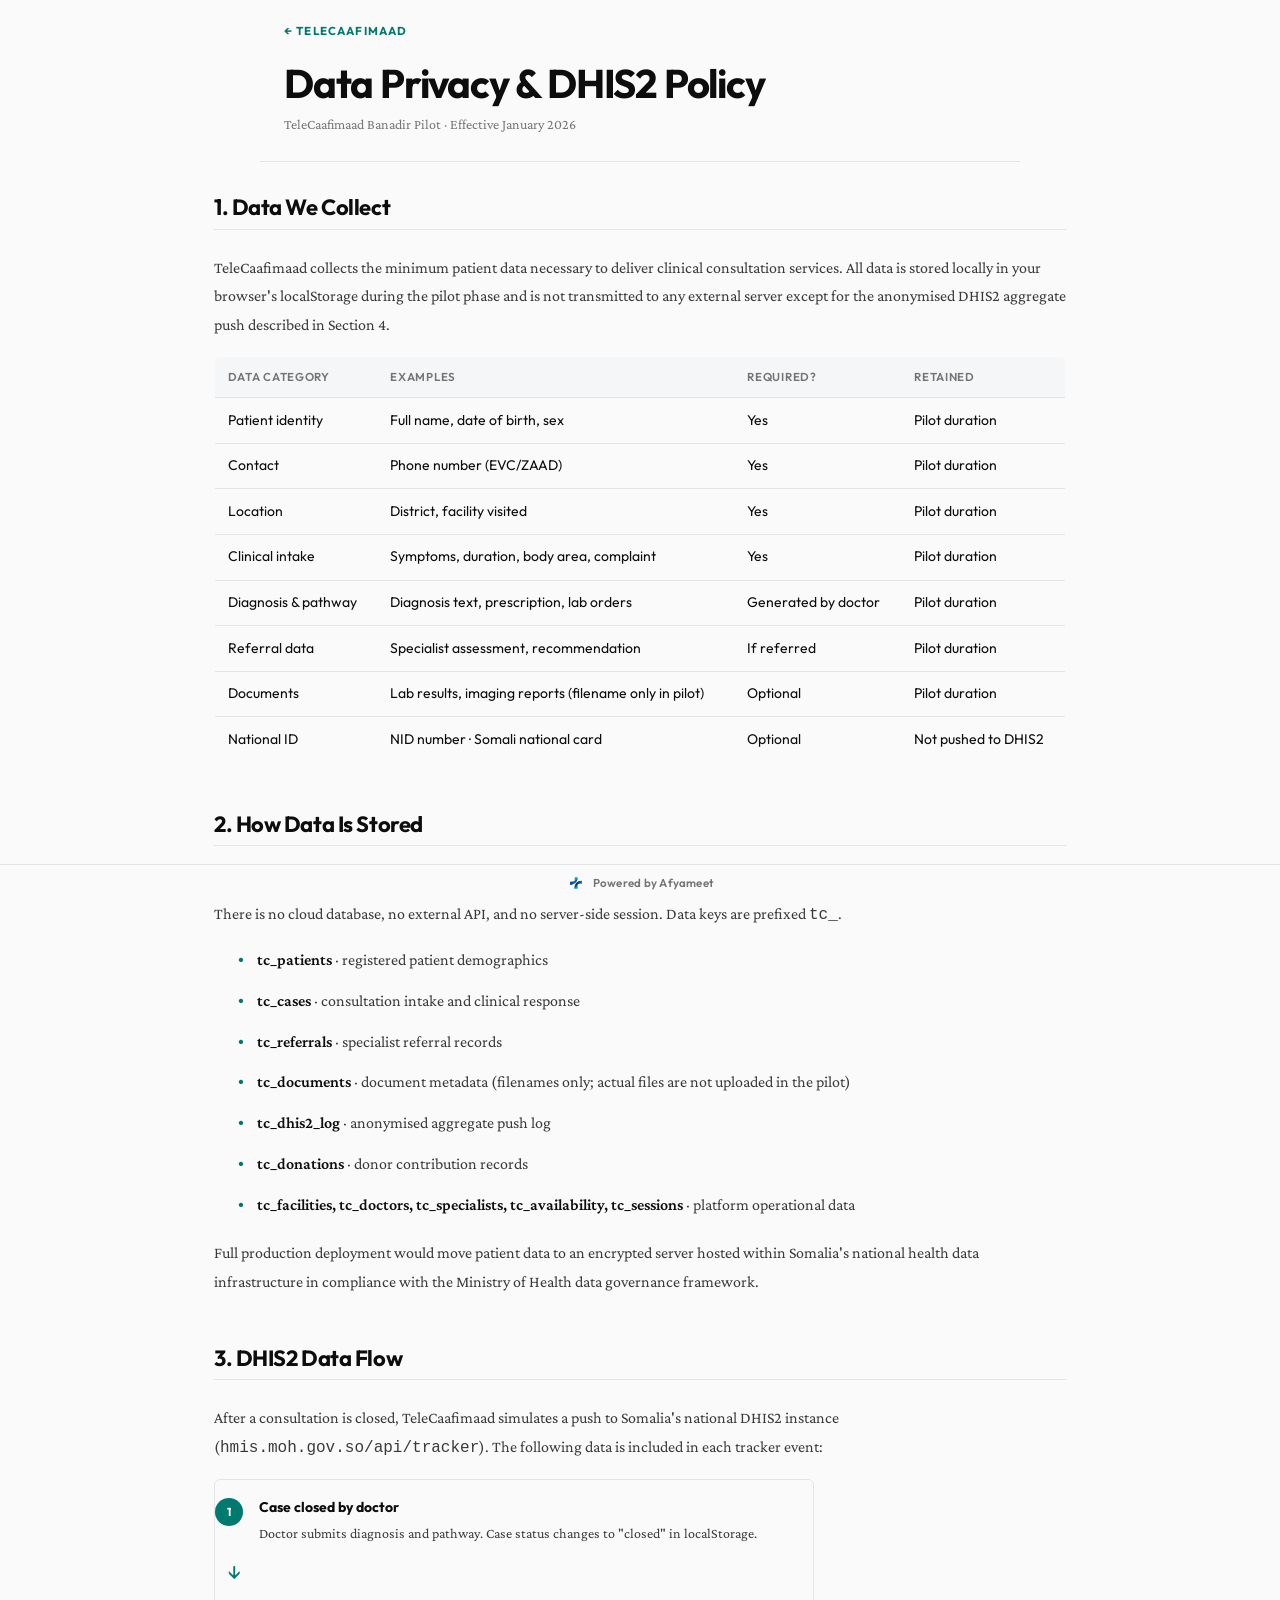
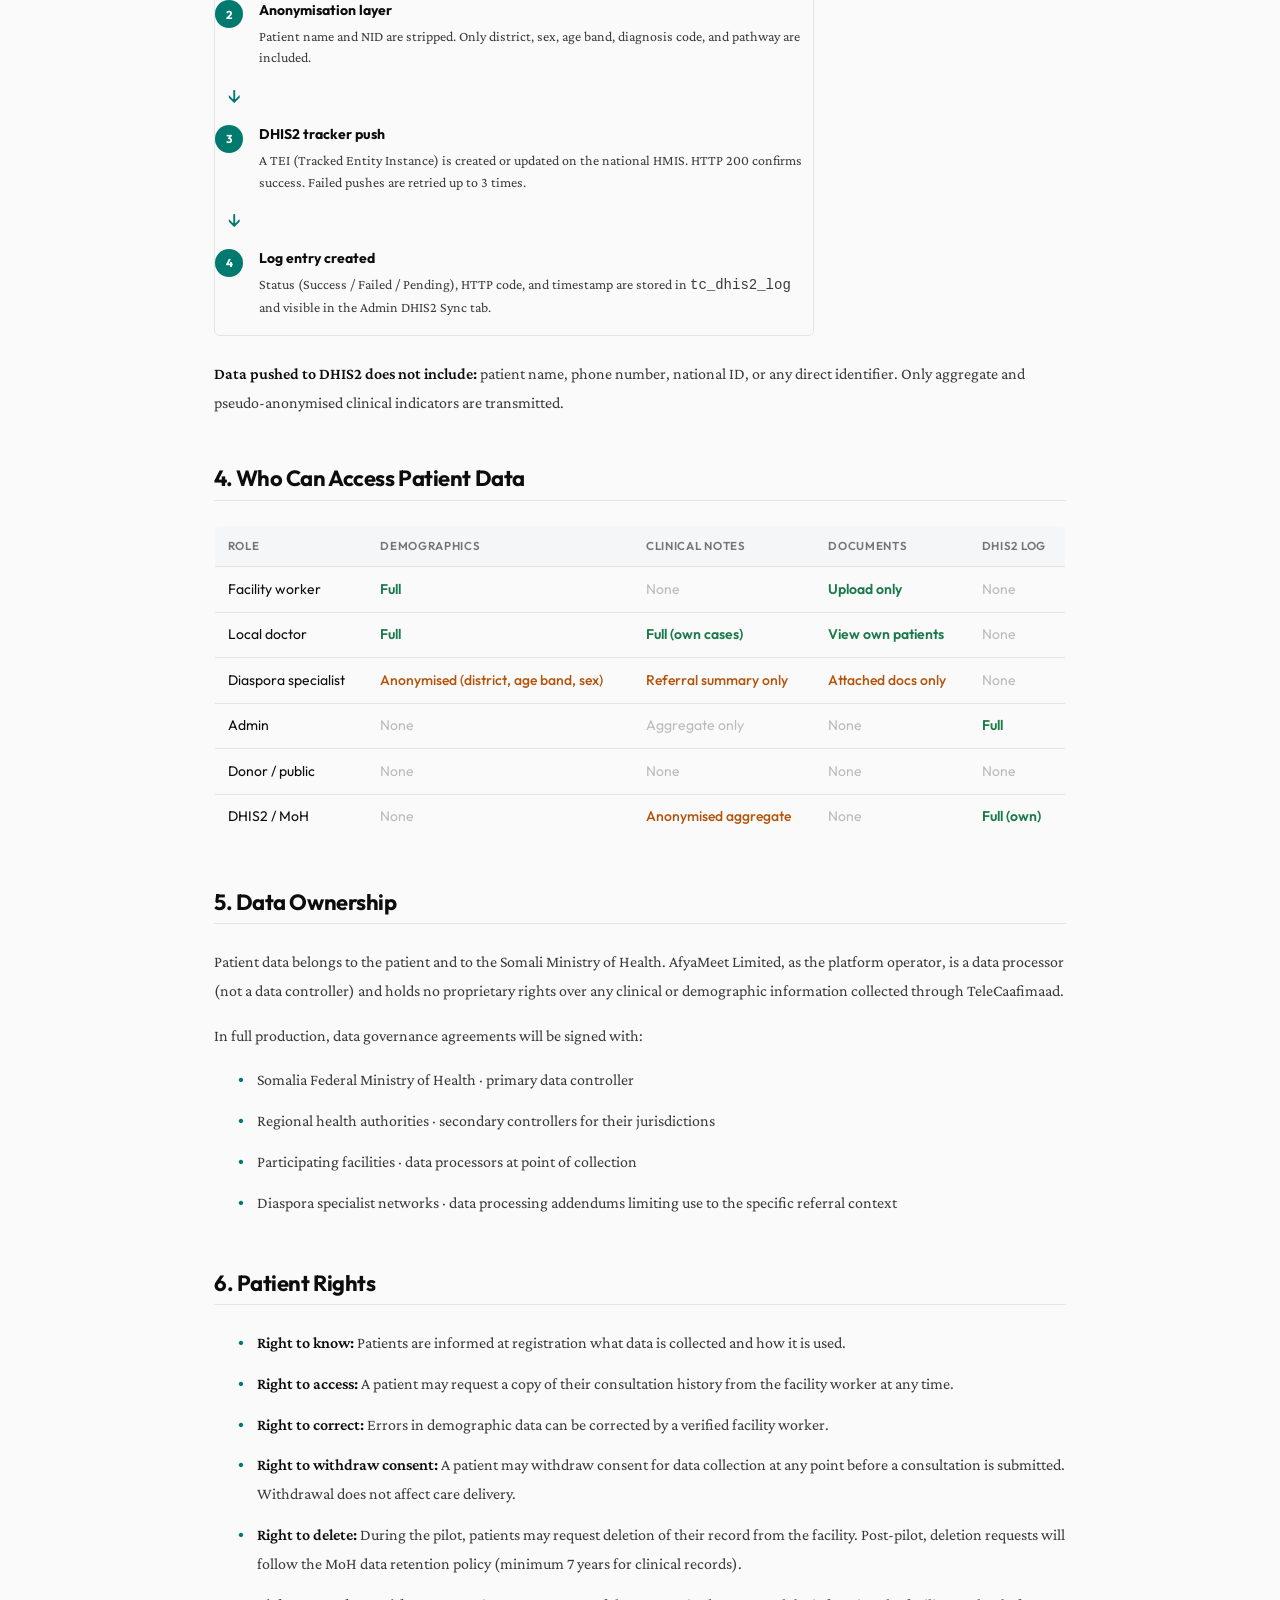
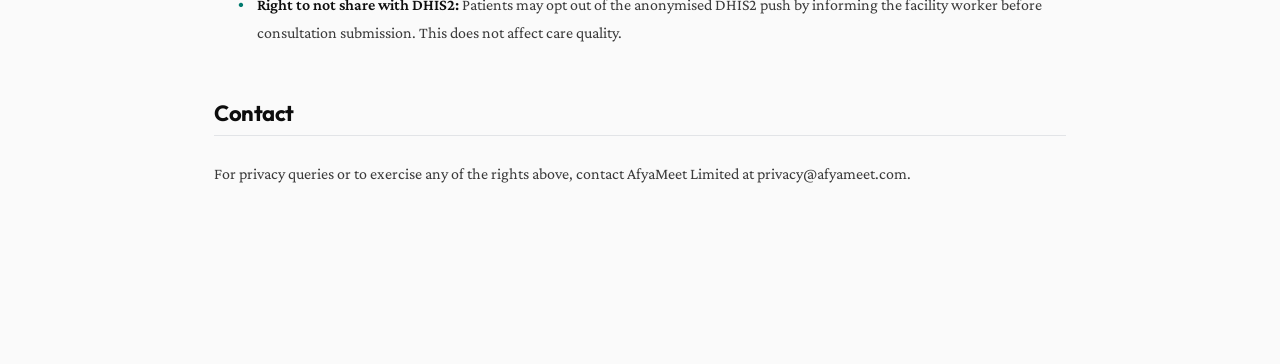
<file: privacy.html>
<!DOCTYPE html>
<html lang="en">
<head>
  <meta charset="UTF-8">
  <meta name="viewport" content="width=device-width, initial-scale=1.0">
  <title>TeleCaafimaad · Data Privacy &amp; DHIS2 Policy</title>
  <link rel="stylesheet" href="css/base.css">
  <link rel="stylesheet" href="css/app.css">
</head>
<body class="page-privacy">

  <header class="privacy-header">
    <a href="index.html" class="donor-back">&#8592; TeleCaafimaad</a>
    <h1 class="privacy-page-title">Data Privacy &amp; DHIS2 Policy</h1>
    <p class="privacy-sub">TeleCaafimaad Banadir Pilot · Effective January 2026</p>
  </header>

  <main class="privacy-main">

    <!-- 1. Data we collect -->
    <section class="privacy-section">
      <h2 class="privacy-heading">1. Data We Collect</h2>
      <p>TeleCaafimaad collects the minimum patient data necessary to deliver clinical consultation services. All data is stored locally in your browser's localStorage during the pilot phase and is not transmitted to any external server except for the anonymised DHIS2 aggregate push described in Section 4.</p>
      <table class="access-table">
        <thead>
          <tr><th>Data category</th><th>Examples</th><th>Required?</th><th>Retained</th></tr>
        </thead>
        <tbody>
          <tr><td>Patient identity</td><td>Full name, date of birth, sex</td><td>Yes</td><td>Pilot duration</td></tr>
          <tr><td>Contact</td><td>Phone number (EVC/ZAAD)</td><td>Yes</td><td>Pilot duration</td></tr>
          <tr><td>Location</td><td>District, facility visited</td><td>Yes</td><td>Pilot duration</td></tr>
          <tr><td>Clinical intake</td><td>Symptoms, duration, body area, complaint</td><td>Yes</td><td>Pilot duration</td></tr>
          <tr><td>Diagnosis &amp; pathway</td><td>Diagnosis text, prescription, lab orders</td><td>Generated by doctor</td><td>Pilot duration</td></tr>
          <tr><td>Referral data</td><td>Specialist assessment, recommendation</td><td>If referred</td><td>Pilot duration</td></tr>
          <tr><td>Documents</td><td>Lab results, imaging reports (filename only in pilot)</td><td>Optional</td><td>Pilot duration</td></tr>
          <tr><td>National ID</td><td>NID number · Somali national card</td><td>Optional</td><td>Not pushed to DHIS2</td></tr>
        </tbody>
      </table>
    </section>

    <!-- 2. Storage -->
    <section class="privacy-section">
      <h2 class="privacy-heading">2. How Data Is Stored</h2>
      <p>During the Banadir pilot, all patient and clinical data is stored exclusively in the browser's <code>localStorage</code> on the facility device. There is no cloud database, no external API, and no server-side session. Data keys are prefixed <code>tc_</code>.</p>
      <ul class="privacy-list dot-list">
        <li><strong>tc_patients</strong> · registered patient demographics</li>
        <li><strong>tc_cases</strong> · consultation intake and clinical response</li>
        <li><strong>tc_referrals</strong> · specialist referral records</li>
        <li><strong>tc_documents</strong> · document metadata (filenames only; actual files are not uploaded in the pilot)</li>
        <li><strong>tc_dhis2_log</strong> · anonymised aggregate push log</li>
        <li><strong>tc_donations</strong> · donor contribution records</li>
        <li><strong>tc_facilities, tc_doctors, tc_specialists, tc_availability, tc_sessions</strong> · platform operational data</li>
      </ul>
      <p>Full production deployment would move patient data to an encrypted server hosted within Somalia's national health data infrastructure in compliance with the Ministry of Health data governance framework.</p>
    </section>

    <!-- 3. DHIS2 flow diagram -->
    <section class="privacy-section">
      <h2 class="privacy-heading">3. DHIS2 Data Flow</h2>
      <p>After a consultation is closed, TeleCaafimaad simulates a push to Somalia's national DHIS2 instance (<code>hmis.moh.gov.so/api/tracker</code>). The following data is included in each tracker event:</p>
      <div class="dhis2-flow">
        <div class="dhis2-step">
          <div class="dhis2-step-num">1</div>
          <div>
            <div class="dhis2-step-title">Case closed by doctor</div>
            <div class="dhis2-step-desc">Doctor submits diagnosis and pathway. Case status changes to "closed" in localStorage.</div>
          </div>
        </div>
        <div class="dhis2-arrow">&#8595;</div>
        <div class="dhis2-step">
          <div class="dhis2-step-num">2</div>
          <div>
            <div class="dhis2-step-title">Anonymisation layer</div>
            <div class="dhis2-step-desc">Patient name and NID are stripped. Only district, sex, age band, diagnosis code, and pathway are included.</div>
          </div>
        </div>
        <div class="dhis2-arrow">&#8595;</div>
        <div class="dhis2-step">
          <div class="dhis2-step-num">3</div>
          <div>
            <div class="dhis2-step-title">DHIS2 tracker push</div>
            <div class="dhis2-step-desc">A TEI (Tracked Entity Instance) is created or updated on the national HMIS. HTTP 200 confirms success. Failed pushes are retried up to 3 times.</div>
          </div>
        </div>
        <div class="dhis2-arrow">&#8595;</div>
        <div class="dhis2-step">
          <div class="dhis2-step-num">4</div>
          <div>
            <div class="dhis2-step-title">Log entry created</div>
            <div class="dhis2-step-desc">Status (Success / Failed / Pending), HTTP code, and timestamp are stored in <code>tc_dhis2_log</code> and visible in the Admin DHIS2 Sync tab.</div>
          </div>
        </div>
      </div>
      <p style="margin-top:var(--s3)"><strong>Data pushed to DHIS2 does not include:</strong> patient name, phone number, national ID, or any direct identifier. Only aggregate and pseudo-anonymised clinical indicators are transmitted.</p>
    </section>

    <!-- 4. Access control -->
    <section class="privacy-section">
      <h2 class="privacy-heading">4. Who Can Access Patient Data</h2>
      <table class="access-table">
        <thead>
          <tr><th>Role</th><th>Demographics</th><th>Clinical notes</th><th>Documents</th><th>DHIS2 log</th></tr>
        </thead>
        <tbody>
          <tr>
            <td>Facility worker</td>
            <td class="ac-yes">Full</td>
            <td class="ac-none">None</td>
            <td class="ac-yes">Upload only</td>
            <td class="ac-none">None</td>
          </tr>
          <tr>
            <td>Local doctor</td>
            <td class="ac-yes">Full</td>
            <td class="ac-yes">Full (own cases)</td>
            <td class="ac-yes">View own patients</td>
            <td class="ac-none">None</td>
          </tr>
          <tr>
            <td>Diaspora specialist</td>
            <td class="ac-partial">Anonymised (district, age band, sex)</td>
            <td class="ac-partial">Referral summary only</td>
            <td class="ac-partial">Attached docs only</td>
            <td class="ac-none">None</td>
          </tr>
          <tr>
            <td>Admin</td>
            <td class="ac-none">None</td>
            <td class="ac-none">Aggregate only</td>
            <td class="ac-none">None</td>
            <td class="ac-yes">Full</td>
          </tr>
          <tr>
            <td>Donor / public</td>
            <td class="ac-none">None</td>
            <td class="ac-none">None</td>
            <td class="ac-none">None</td>
            <td class="ac-none">None</td>
          </tr>
          <tr>
            <td>DHIS2 / MoH</td>
            <td class="ac-none">None</td>
            <td class="ac-partial">Anonymised aggregate</td>
            <td class="ac-none">None</td>
            <td class="ac-yes">Full (own)</td>
          </tr>
        </tbody>
      </table>
    </section>

    <!-- 5. Data ownership -->
    <section class="privacy-section">
      <h2 class="privacy-heading">5. Data Ownership</h2>
      <p>Patient data belongs to the patient and to the Somali Ministry of Health. AfyaMeet Limited, as the platform operator, is a data processor (not a data controller) and holds no proprietary rights over any clinical or demographic information collected through TeleCaafimaad.</p>
      <p>In full production, data governance agreements will be signed with:</p>
      <ul class="privacy-list dot-list">
        <li>Somalia Federal Ministry of Health · primary data controller</li>
        <li>Regional health authorities · secondary controllers for their jurisdictions</li>
        <li>Participating facilities · data processors at point of collection</li>
        <li>Diaspora specialist networks · data processing addendums limiting use to the specific referral context</li>
      </ul>
    </section>

    <!-- 6. Patient rights -->
    <section class="privacy-section">
      <h2 class="privacy-heading">6. Patient Rights</h2>
      <ul class="privacy-list dot-list">
        <li><strong>Right to know:</strong> Patients are informed at registration what data is collected and how it is used.</li>
        <li><strong>Right to access:</strong> A patient may request a copy of their consultation history from the facility worker at any time.</li>
        <li><strong>Right to correct:</strong> Errors in demographic data can be corrected by a verified facility worker.</li>
        <li><strong>Right to withdraw consent:</strong> A patient may withdraw consent for data collection at any point before a consultation is submitted. Withdrawal does not affect care delivery.</li>
        <li><strong>Right to delete:</strong> During the pilot, patients may request deletion of their record from the facility. Post-pilot, deletion requests will follow the MoH data retention policy (minimum 7 years for clinical records).</li>
        <li><strong>Right to not share with DHIS2:</strong> Patients may opt out of the anonymised DHIS2 push by informing the facility worker before consultation submission. This does not affect care quality.</li>
      </ul>
    </section>

    <section class="privacy-section" style="padding-bottom:var(--s5)">
      <h2 class="privacy-heading">Contact</h2>
      <p>For privacy queries or to exercise any of the rights above, contact AfyaMeet Limited at <a href="mailto:privacy@afyameet.com">privacy@afyameet.com</a>.</p>
    </section>

  </main>

  <footer class="afyameet-footer">
    <a href="https://afyameet.com" target="_blank" rel="noopener noreferrer" class="afyameet-footer-link">
      <img src="public/afyameet.png" alt="Afyameet" class="afyameet-footer-logo">
      <span>Powered by Afyameet</span>
    </a>
  </footer>
</body>
</html>
</file>
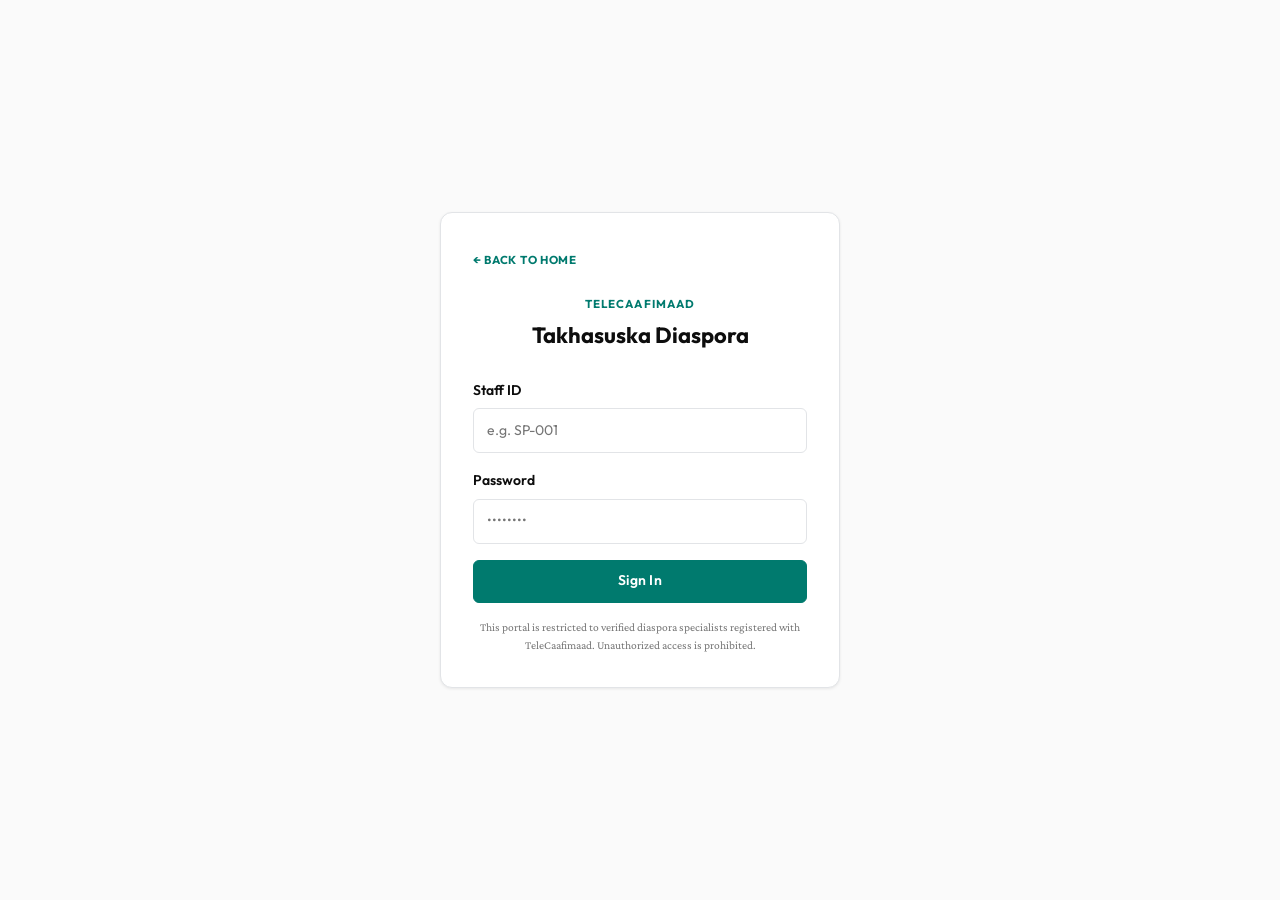
<file: specialist.html>
<!DOCTYPE html>
<html lang="en">
<head>
  <meta charset="UTF-8">
  <meta name="viewport" content="width=device-width, initial-scale=1.0">
  <title>TeleCaafimaad · Specialist Interface</title>
  <link rel="stylesheet" href="css/base.css">
  <link rel="stylesheet" href="css/app.css">
</head>
<body class="page-specialist">

  <!-- Login Overlay -->
  <div id="loginOverlay" class="login-overlay">
    <div class="login-card">
      <a href="index.html" class="login-back">&#8592; Back to home</a>
      <div class="login-brand">
        <span class="login-brand-tc">TeleCaafimaad</span>
        <span class="login-brand-portal">Takhasuska Diaspora</span>
      </div>
      <div class="form-group">
        <label class="form-label" for="loginId">Staff ID</label>
        <input type="text" id="loginId" class="form-input" placeholder="e.g. SP-001" autocomplete="username">
      </div>
      <div class="form-group">
        <label class="form-label" for="loginPassword">Password</label>
        <input type="password" id="loginPassword" class="form-input" placeholder="&#8226;&#8226;&#8226;&#8226;&#8226;&#8226;&#8226;&#8226;" autocomplete="current-password">
      </div>
      <span id="loginError" class="form-error" role="alert" style="display:none"></span>
      <button class="btn btn-primary btn-full" id="signInBtn">Sign In</button>
      <p class="login-disclaimer">This portal is restricted to verified diaspora specialists registered with TeleCaafimaad. Unauthorized access is prohibited.</p>
    </div>
  </div>

  <div id="mainInterface" style="display:none">

    <div class="sidebar-backdrop" id="sidebarBackdrop"></div>

    <div class="sp-layout">
      <aside class="sp-sidebar">
        <a href="index.html" class="page-back-nav page-back-nav--sidebar">&#8592; TeleCaafimaad</a>
        <div class="sidebar-brand">
          <a href="index.html" class="sidebar-logo">TC</a>
          <div class="sidebar-doctor-info">
            <span class="sdi-name" id="spName">Dr. Amina Hassan</span>
            <span class="sdi-spec" id="spSpec">Cardiology · Toronto</span>
          </div>
        </div>
        <nav class="sidebar-nav" role="navigation">
          <button class="snav-item is-active" data-view="queue">
            Referral Queue
            <span class="badge" id="queueBadge">0</span>
          </button>
          <button class="snav-item" data-view="active">Active Cases</button>
          <button class="snav-item" data-view="video">Video Calls</button>
          <button class="snav-item" data-view="profile">Profile</button>
        </nav>
        <div class="sidebar-footer">
          <label class="online-toggle-label">
            <input type="checkbox" id="onlineToggle" checked>
            <span class="status-dot status-dot--active"></span>
            <span style="color:var(--dark-ink-2);font-size:var(--t-xs)" id="onlineLabel">Online</span>
          </label>
          <button class="btn btn-ghost btn-sm" id="signOutBtn" style="margin-top:var(--s1);width:100%">Sign Out</button>
        </div>
      </aside>

      <main class="sp-main">
        <div class="dr-mobile-header">
          <button class="mobile-menu-btn" id="mobileMenuBtn" aria-label="Menu">&#9776;</button>
          <span class="mobile-view-title" id="mobileViewTitle">Referral Queue</span>
          <span class="badge" id="mobileQueueBadge">0</span>
        </div>

        <!-- View: Referral Queue -->
        <div class="sp-view is-active" id="view-queue">
          <div class="view-header">
            <h1 class="view-title">Referral Queue</h1>
            <span class="view-meta" id="queueMeta">Loading…</span>
          </div>
          <div id="referralQueue"></div>
          <p class="empty-msg hidden" id="emptyQueue">No pending referrals in your queue.</p>
        </div>

        <!-- View: Case Review (opened from queue) -->
        <div class="sp-view" id="view-casedetail">
          <div class="view-header">
            <button class="back-btn" id="backToQueue">&#8592; Back to Queue</button>
            <h1 class="view-title" id="detailRefId">Referral</h1>
          </div>
          <div class="case-review-layout">
            <!-- Left: intake -->
            <div class="cr-intake">
              <h3 class="panel-label">Referral Details</h3>
              <div class="intake-grid" id="refIntakeDisplay"></div>

              <h3 class="panel-label" style="margin-top:var(--s3)">Clinical Summary</h3>
              <div class="clinical-summary-block" id="clinicalSummaryBlock"></div>

              <h3 class="panel-label" style="margin-top:var(--s3)">Attached Documents</h3>
              <div id="attachedDocsList"></div>

              <!-- Video panel (shown only if video mode) -->
              <div class="video-panel" id="videoPanel" style="display:none">
                <div class="video-panel-label">Video Consultation</div>
                <div class="video-tz-note" id="spVideoTzNote">Referring facility is in Mogadishu · UTC+3 (EAT)</div>
                <div id="videoCallState">
                  <p style="font-size:var(--t-sm);color:var(--ink-2);margin-bottom:0.75rem">
                    A video call has been requested for this referral.
                  </p>
                  <a id="spJoinLink" href="#" target="_blank" class="btn btn-primary btn-sm">Join Video Call</a>
                </div>
              </div>
            </div>

            <!-- Right: response -->
            <div class="cr-response">
              <h3 class="panel-label">Specialist Response</h3>
              <div class="form-group">
                <label class="form-label" for="spAssessment">Clinical Assessment</label>
                <textarea id="spAssessment" class="form-textarea" rows="4" placeholder="Your clinical assessment based on the referral details…"></textarea>
              </div>
              <div class="form-group">
                <label class="form-label" for="spRecommendation">Recommendation</label>
                <select id="spRecommendation" class="form-select">
                  <option value="">Select recommendation</option>
                  <option value="Proceed with current plan">Proceed with current plan</option>
                  <option value="Adjust treatment protocol">Adjust treatment protocol</option>
                  <option value="Further investigations needed">Further investigations needed</option>
                  <option value="Urgent in-person referral">Urgent in-person referral</option>
                  <option value="Emergency escalation">Emergency escalation</option>
                </select>
              </div>
              <div class="form-group">
                <label class="form-label" for="spInstructions">Instructions for Local Doctor</label>
                <textarea id="spInstructions" class="form-textarea" rows="4" placeholder="Specific instructions for the referring doctor…"></textarea>
              </div>
              <div class="form-group">
                <label class="form-label" for="spFollowUp">Follow-up</label>
                <select id="spFollowUp" class="form-select">
                  <option value="No follow-up needed">No follow-up needed</option>
                  <option value="1 week follow-up">1 week follow-up</option>
                  <option value="2 week follow-up">2 week follow-up</option>
                  <option value="Monthly follow-up">Monthly follow-up</option>
                  <option value="As needed">As needed</option>
                </select>
              </div>
              <div class="form-group">
                <label class="form-check">
                  <input type="checkbox" id="spRequestVideo">
                  Request video call with local doctor
                </label>
              </div>
              <span class="form-error" id="responseError" role="alert"></span>
              <button class="btn btn-primary btn-full" id="submitResponseBtn">Submit Specialist Response</button>
              <div id="submitSuccess" class="info-banner info-banner--green hidden" style="margin-top:var(--s2)"></div>
            </div>
          </div>
        </div>

        <!-- View: Active Cases -->
        <div class="sp-view" id="view-active">
          <div class="view-header">
            <h1 class="view-title">Active Cases</h1>
            <span class="view-meta">Cases where a response has been submitted</span>
          </div>
          <div id="activeCasesList"></div>
          <p class="empty-msg hidden" id="emptyActive">No responded cases yet.</p>
        </div>

        <!-- View: Video Calls -->
        <div class="sp-view" id="view-video">
          <div class="view-header">
            <h1 class="view-title">Video Calls</h1>
            <span class="view-meta">Referrals with a video consultation component</span>
          </div>
          <div id="videoCallsList"></div>
          <p class="empty-msg hidden" id="emptyVideo">No video calls scheduled.</p>
        </div>

        <!-- View: Profile -->
        <div class="sp-view" id="view-profile">
          <div class="view-header">
            <h1 class="view-title">Profile</h1>
          </div>
          <div class="profile-layout">
            <div class="profile-section">
              <h3 class="panel-label">Specialist Information</h3>
              <div class="profile-grid" id="profileGrid"></div>
            </div>
            <div class="profile-section">
              <h3 class="panel-label">Verification Status</h3>
              <ul class="nhpc-list" id="verificationList">
                <li class="nhpc-item nhpc-done">Medical degree verified</li>
                <li class="nhpc-item nhpc-done">Specialist certificate on file</li>
                <li class="nhpc-item nhpc-done">Current license · host country</li>
                <li class="nhpc-item nhpc-done">Good standing declaration signed</li>
                <li class="nhpc-item nhpc-done">Identity verified against NHPC diaspora register</li>
                <li class="nhpc-item nhpc-done">Terms of participation accepted</li>
              </ul>
            </div>
            <div class="profile-section">
              <h3 class="panel-label">Activity</h3>
              <div class="profile-grid">
                <div class="profile-row"><span class="pr-label">Referrals responded</span><span class="pr-value" id="profRespondedCount">—</span></div>
                <div class="profile-row"><span class="pr-label">Pending referrals</span><span class="pr-value" id="profPendingCount">—</span></div>
              </div>
            </div>
          </div>
        </div>

      </main>
    </div>

    <footer class="afyameet-footer">
      <a href="https://afyameet.com" target="_blank" rel="noopener noreferrer" class="afyameet-footer-link">
        <img src="public/afyameet.png" alt="Afyameet" class="afyameet-footer-logo">
        <span>Powered by Afyameet</span>
      </a>
    </footer>

  </div><!-- end mainInterface -->

  <script src="js/db.js"></script>
  <script src="js/specialist.js"></script>
</body>
</html>
</file>
<file: css/base.css>
/* ============================================================
   BASE.CSS — Design system foundation
   ============================================================ */

@import url('https://fonts.googleapis.com/css2?family=Outfit:wght@300;400;500;600;700&family=Crimson+Pro:ital,wght@0,400;0,600;1,400&display=swap');

/* ── Custom properties ──────────────────────────────────── */
:root {
  --bg:           #FAFAFA;
  --bg-2:         #F0F2F4;
  --ink:          #0D0D0D;
  --ink-2:        #3A3A3A;
  --ink-3:        #757575;
  --rule:         #E2E4E7;
  --accent:       #007A6E;
  --accent-2:     #005F56;
  --accent-bg:    #E6F4F2;
  --white:        #FFFFFF;
  --surface:      #F5F6F7;

  --dark:         #0A1628;
  --dark-2:       #132236;
  --dark-3:       #1C3048;
  --dark-ink:     #F5F6F7;
  --dark-ink-2:   #9BAFC2;
  --dark-rule:    #1C3048;

  --green:        #1A7A4A;
  --green-bg:     #E6F4ED;
  --red:          #B91C1C;
  --red-bg:       #FEE2E2;
  --amber:        #B45309;
  --amber-bg:     #FEF3C7;
  --teal:         #007A6E;
  --teal-bg:      #E6F4F2;

  --font-ui:      'Outfit', system-ui, sans-serif;
  --font-text:    'Crimson Pro', Georgia, serif;

  --t-xs:         0.72rem;
  --t-sm:         0.875rem;
  --t-base:       1rem;
  --t-md:         1.125rem;
  --t-lg:         1.375rem;
  --t-xl:         1.875rem;
  --t-2xl:        2.5rem;
  --t-3xl:        3.5rem;

  --s1: 0.5rem;
  --s2: 1rem;
  --s3: 1.5rem;
  --s4: 2rem;
  --s5: 3rem;
  --s6: 5rem;

  --nav-h:        3.75rem;
  --sidebar-w:    260px;
  --max-w:        1280px;
  --radius-sm:    3px;
  --radius:       6px;
  --radius-lg:    12px;

  --shadow-sm:    0 1px 3px rgba(0,0,0,0.08);
  --ease:         cubic-bezier(0.25, 0.1, 0.25, 1);
}

/* ── Reset ──────────────────────────────────────────────── */
*, *::before, *::after {
  box-sizing: border-box;
  margin: 0;
  padding: 0;
}

html {
  font-size: 16px;
  scroll-behavior: smooth;
  -webkit-text-size-adjust: 100%;
}

body {
  font-family: var(--font-ui);
  font-size: var(--t-base);
  font-weight: 400;
  line-height: 1.7;
  color: var(--ink);
  background: var(--bg);
  overflow-x: hidden;
  -webkit-font-smoothing: antialiased;
  animation: fadeInPage 0.25s ease forwards;
}

@keyframes fadeInPage {
  from { opacity: 0; }
  to   { opacity: 1; }
}

ul, ol { list-style: none; }

a {
  color: inherit;
  text-decoration: none;
}

button {
  font: inherit;
  cursor: pointer;
  border: none;
  background: none;
  appearance: none;
  color: inherit;
}

input, select, textarea {
  font: inherit;
  color: inherit;
  background: inherit;
}

img { display: block; max-width: 100%; }
table { border-collapse: collapse; width: 100%; }
fieldset { border: none; }

::selection {
  background: var(--accent);
  color: #fff;
}

:focus-visible {
  outline: 2px solid var(--accent);
  outline-offset: 2px;
}

/* ── Typography ─────────────────────────────────────────── */
h1, h2, h3, h4, h5 {
  font-family: var(--font-ui);
  font-weight: 700;
  line-height: 1.2;
  color: var(--ink);
}

h1 { font-size: clamp(var(--t-xl), 5vw, var(--t-2xl)); }
h2 { font-size: var(--t-xl); }
h3 { font-size: var(--t-lg); font-weight: 600; }
h4 { font-size: var(--t-md); font-weight: 600; }
h5 { font-size: var(--t-base); font-weight: 600; }

p {
  font-family: var(--font-text);
  font-size: var(--t-base);
  color: var(--ink-2);
  line-height: 1.8;
}

strong { font-weight: 600; color: var(--ink); }
em { font-style: italic; }

/* ── Scrollbar ──────────────────────────────────────────── */
::-webkit-scrollbar { width: 4px; height: 4px; }
::-webkit-scrollbar-track { background: transparent; }
::-webkit-scrollbar-thumb { background: var(--rule); }

/* ── Utilities ──────────────────────────────────────────── */
.hidden { display: none !important; }
.sr-only {
  position: absolute;
  width: 1px;
  height: 1px;
  overflow: hidden;
  clip: rect(0,0,0,0);
  white-space: nowrap;
}

/* ── Language toggle ────────────────────────────────────── */
body.lang-so .t-en { display: none; }
body.lang-en .t-so { display: none; }
</file>
<file: css/app.css>
/* ============================================================
   APP.CSS — All component and layout styles
   Sections: shared → index → patient → facility → doctor →
             specialist → admin → donor → privacy → footer → responsive
   ============================================================ */

/* ── Shared: View transitions ───────────────────────────── */
@keyframes fadeInView {
  from { opacity: 0; transform: translateY(6px); }
  to   { opacity: 1; transform: translateY(0); }
}

/* ── Shared: Buttons ────────────────────────────────────── */
.btn {
  display: inline-flex;
  align-items: center;
  justify-content: center;
  gap: 0.4rem;
  padding: 0.55rem 1.25rem;
  font-family: var(--font-ui);
  font-size: var(--t-sm);
  font-weight: 600;
  letter-spacing: 0.02em;
  border-radius: var(--radius);
  cursor: pointer;
  transition: background 0.15s var(--ease), color 0.15s var(--ease), border-color 0.15s var(--ease);
  white-space: nowrap;
  border: 1px solid transparent;
}

.btn-primary {
  background: var(--accent);
  color: #fff;
  border-color: var(--accent);
}
.btn-primary:hover { background: var(--accent-2); border-color: var(--accent-2); }

.btn-outline {
  background: transparent;
  color: var(--ink);
  border-color: var(--rule);
}
.btn-outline:hover { border-color: var(--ink); }

.btn-ghost {
  background: transparent;
  color: var(--ink-3);
  border-color: transparent;
}
.btn-ghost:hover { color: var(--ink); }

.btn-danger {
  background: var(--red-bg);
  color: var(--red);
  border-color: transparent;
}
.btn-danger:hover { background: var(--red); color: #fff; }

.btn-wide  { width: 100%; }
.btn-sm    { padding: 0.35rem 0.85rem; font-size: var(--t-xs); }
.btn-xs    { padding: 0.2rem 0.6rem; font-size: var(--t-xs); }

/* ── Shared: Forms ──────────────────────────────────────── */
.form-group {
  display: flex;
  flex-direction: column;
  gap: 0.35rem;
  margin-bottom: var(--s2);
}

.form-label {
  font-size: var(--t-sm);
  font-weight: 600;
  color: var(--ink);
}

.form-hint {
  font-size: var(--t-xs);
  color: var(--ink-3);
}

.form-input,
.form-select,
.form-textarea {
  width: 100%;
  padding: 0.6rem 0.8rem;
  background: var(--white);
  border: 1px solid var(--rule);
  border-radius: var(--radius);
  font-family: var(--font-ui);
  font-size: var(--t-sm);
  color: var(--ink);
  transition: border-color 0.15s var(--ease);
}

.form-input:focus,
.form-select:focus,
.form-textarea:focus {
  border-color: var(--accent);
  outline: none;
}

.form-select { cursor: pointer; appearance: auto; }
.form-select option[value=""] { color: var(--ink-3); }

.form-textarea {
  font-family: var(--font-text);
  resize: vertical;
  min-height: 80px;
  line-height: 1.7;
}

.form-input--short { max-width: 9rem; }

.form-row {
  display: grid;
  grid-template-columns: 1fr 1fr;
  gap: var(--s2);
}

.form-row-3 {
  display: grid;
  grid-template-columns: 1fr 1fr 1fr;
  gap: var(--s2);
}

.form-error {
  font-size: var(--t-xs);
  color: var(--red);
  min-height: 1.1em;
}

.form-check {
  display: flex;
  align-items: center;
  gap: 0.5rem;
  font-size: var(--t-sm);
  cursor: pointer;
}

.form-check input[type="checkbox"] {
  width: 1rem;
  height: 1rem;
  accent-color: var(--accent);
  cursor: pointer;
  flex-shrink: 0;
}

.check-grid {
  display: grid;
  grid-template-columns: 1fr 1fr;
  gap: 0;
  border: 1px solid var(--rule);
  border-radius: var(--radius);
  overflow: hidden;
}

.check-item {
  display: flex;
  align-items: center;
  gap: 0.6rem;
  padding: 0.6rem 0.8rem;
  font-size: var(--t-sm);
  cursor: pointer;
  border-bottom: 1px solid var(--rule);
  border-right: 1px solid var(--rule);
  transition: background 0.1s var(--ease);
  user-select: none;
}

.check-item:hover { background: var(--accent-bg); }
.check-item:nth-child(even) { border-right: none; }
.check-item:last-child,
.check-item:nth-last-child(2):nth-child(odd) { border-bottom: none; }
.check-item:last-child:nth-child(even) { border-bottom: none; }

.check-item input[type="checkbox"] {
  width: 1rem;
  height: 1rem;
  accent-color: var(--accent);
  cursor: pointer;
  flex-shrink: 0;
}

/* Phone input */
.phone-input-row {
  display: flex;
  align-items: stretch;
  border: 1px solid var(--rule);
  border-radius: var(--radius);
  overflow: hidden;
  background: var(--white);
  transition: border-color 0.15s var(--ease);
}
.phone-input-row:focus-within { border-color: var(--accent); }
.phone-prefix {
  display: flex;
  align-items: center;
  padding: 0 0.75rem;
  font-size: var(--t-sm);
  font-weight: 600;
  color: var(--ink-2);
  background: var(--surface);
  border-right: 1px solid var(--rule);
  white-space: nowrap;
}
.phone-input-row .form-input {
  border: none;
  border-radius: 0;
  background: transparent;
}
.phone-input-row .form-input:focus { outline: none; }

/* Search bar */
.search-bar {
  display: flex;
  align-items: center;
  gap: var(--s1);
}

.search-input {
  flex: 1;
  padding: 0.55rem 0.8rem;
  background: var(--white);
  border: 1px solid var(--rule);
  border-radius: var(--radius);
  font-family: var(--font-ui);
  font-size: var(--t-sm);
  color: var(--ink);
}
.search-input:focus { border-color: var(--accent); outline: none; }

/* ── Shared: Status badges ──────────────────────────────── */
.status-badge {
  display: inline-block;
  font-size: var(--t-xs);
  font-weight: 600;
  letter-spacing: 0.04em;
  text-transform: uppercase;
  padding: 0.18rem 0.5rem;
  border-radius: var(--radius-sm);
}

.status-active,  .status-success { background: var(--green-bg); color: var(--green); }
.status-pending, .status-waiting  { background: var(--amber-bg); color: var(--amber); }
.status-closed,  .status-inactive  { background: var(--surface);  color: var(--ink-3); }
.status-failed                     { background: var(--red-bg);   color: var(--red);   }
.status-teal                       { background: var(--teal-bg);  color: var(--teal);  }

.urgency-badge {
  display: inline-block;
  font-size: var(--t-xs);
  font-weight: 600;
  padding: 0.18rem 0.5rem;
  border-radius: var(--radius-sm);
  text-transform: uppercase;
  letter-spacing: 0.04em;
}
.urgency-high     { background: var(--red-bg);   color: var(--red); }
.urgency-medium   { background: var(--amber-bg); color: var(--amber); }
.urgency-low      { background: var(--green-bg); color: var(--green); }
.urgency-routine  { background: var(--teal-bg);  color: var(--teal); }
.urgency-urgent   { background: var(--amber-bg); color: var(--amber); }
.urgency-emergency{ background: var(--red-bg);   color: var(--red); }

.type-badge {
  display: inline-block;
  font-size: var(--t-xs);
  font-weight: 600;
  padding: 0.18rem 0.5rem;
  border-radius: var(--radius-sm);
  text-transform: uppercase;
  letter-spacing: 0.04em;
}
.type-public  { background: var(--teal-bg);  color: var(--teal); }
.type-private { background: var(--amber-bg); color: var(--amber); }

.status-dot {
  display: inline-block;
  width: 7px;
  height: 7px;
  border-radius: 50%;
  flex-shrink: 0;
}
.status-dot--active { background: var(--green); }
.status-dot--idle   { background: var(--ink-3); }

/* ── Shared: Badge (count) ──────────────────────────────── */
.badge {
  display: inline-flex;
  align-items: center;
  justify-content: center;
  min-width: 1.2rem;
  height: 1.2rem;
  padding: 0 0.3rem;
  background: var(--accent);
  color: #fff;
  font-size: var(--t-xs);
  font-weight: 700;
  border-radius: 999px;
}

/* ── Shared: Panel label ────────────────────────────────── */
.panel-label {
  font-size: var(--t-xs);
  font-weight: 600;
  letter-spacing: 0.1em;
  text-transform: uppercase;
  color: var(--ink-3);
  margin-bottom: var(--s2);
  padding-bottom: 0.5rem;
  border-bottom: 1px solid var(--rule);
}

/* ── Shared: View header ────────────────────────────────── */
.view-header {
  display: flex;
  align-items: baseline;
  gap: var(--s2);
  padding-bottom: var(--s2);
  margin-bottom: var(--s3);
  border-bottom: 1px solid var(--rule);
  flex-wrap: wrap;
}

.view-title { font-size: var(--t-lg); font-weight: 700; color: var(--ink); }
.view-meta  { font-size: var(--t-sm); color: var(--ink-3); }

/* ── Shared: Data table ─────────────────────────────────── */
.table-wrap {
  overflow-x: auto;
  border: 1px solid var(--rule);
  border-radius: var(--radius);
}

.data-table { width: 100%; border-collapse: collapse; font-size: var(--t-sm); }

.data-table thead {
  background: var(--surface);
  border-bottom: 1px solid var(--rule);
}

.data-table th {
  padding: 0.6rem 0.8rem;
  font-size: var(--t-xs);
  font-weight: 600;
  letter-spacing: 0.06em;
  text-transform: uppercase;
  color: var(--ink-3);
  text-align: left;
  white-space: nowrap;
}

.data-table td {
  padding: 0.65rem 0.8rem;
  color: var(--ink-2);
  border-bottom: 1px solid var(--rule);
  vertical-align: middle;
}

.data-table tr:last-child td { border-bottom: none; }
.data-table tbody tr:hover { background: var(--surface); }
.data-table tbody tr.is-clickable { cursor: pointer; }

.table-header {
  display: flex;
  align-items: baseline;
  gap: var(--s2);
  margin-bottom: var(--s2);
  flex-wrap: wrap;
}

/* ── Shared: Pagination ─────────────────────────────────── */
.pagination {
  display: flex;
  align-items: center;
  gap: var(--s1);
  margin-top: var(--s2);
}

.page-btn {
  min-width: 1.9rem;
  height: 1.9rem;
  display: flex;
  align-items: center;
  justify-content: center;
  font-size: var(--t-sm);
  font-weight: 500;
  border: 1px solid var(--rule);
  border-radius: var(--radius-sm);
  color: var(--ink-2);
  cursor: pointer;
  transition: all 0.15s var(--ease);
  padding: 0 0.4rem;
}
.page-btn:hover { border-color: var(--ink); color: var(--ink); }
.page-btn.is-active { background: var(--ink); color: var(--bg); border-color: var(--ink); }
.page-btn:disabled { opacity: 0.35; cursor: default; }

/* ── Shared: Modal ──────────────────────────────────────── */
.modal-overlay {
  display: none;
  position: fixed;
  inset: 0;
  background: rgba(10,22,40,0.55);
  z-index: 500;
  align-items: flex-start;
  justify-content: center;
  padding: var(--s5) var(--s2);
  overflow-y: auto;
}
.modal-overlay.is-open { display: flex; animation: fadeInOverlay 0.18s ease forwards; }
@keyframes fadeInOverlay {
  from { opacity: 0; }
  to   { opacity: 1; }
}

.modal {
  background: var(--white);
  border-radius: var(--radius-lg);
  width: 100%;
  max-width: 560px;
  box-shadow: var(--shadow-sm);
  display: flex;
  flex-direction: column;
}

.modal-header {
  display: flex;
  align-items: center;
  justify-content: space-between;
  padding: var(--s3) var(--s3) var(--s2);
  border-bottom: 1px solid var(--rule);
}

.modal-title { font-size: var(--t-md); font-weight: 700; color: var(--ink); }

.modal-close {
  font-size: 1.2rem;
  color: var(--ink-3);
  line-height: 1;
  transition: color 0.15s var(--ease);
}
.modal-close:hover { color: var(--ink); }

.modal-body { padding: var(--s3); overflow-y: auto; max-height: 65vh; }

.modal-footer {
  padding: var(--s2) var(--s3);
  border-top: 1px solid var(--rule);
  display: flex;
  justify-content: flex-end;
  gap: var(--s1);
}

/* Wider modal variant */
.modal--wide { max-width: 720px; }

/* ── Shared: Slideover ──────────────────────────────────── */
.slideover-overlay {
  display: none;
  position: fixed;
  inset: 0;
  background: rgba(10,22,40,0.4);
  z-index: 400;
}
.slideover-overlay.is-open { display: block; animation: fadeInOverlay 0.18s ease forwards; }

.slideover {
  position: fixed;
  top: 0;
  right: -480px;
  width: 480px;
  height: 100vh;
  background: var(--white);
  z-index: 401;
  overflow-y: auto;
  transition: right 0.25s var(--ease);
  box-shadow: var(--shadow-sm);
  display: flex;
  flex-direction: column;
}
.slideover.is-open { right: 0; }

.slideover-header {
  display: flex;
  align-items: center;
  justify-content: space-between;
  padding: var(--s2) var(--s3);
  border-bottom: 1px solid var(--rule);
  position: sticky;
  top: 0;
  background: var(--white);
  z-index: 1;
}

.slideover-title { font-size: var(--t-md); font-weight: 700; }

.slideover-close {
  font-size: 1.2rem;
  color: var(--ink-3);
  transition: color 0.15s;
}
.slideover-close:hover { color: var(--ink); }

.slideover-body { padding: var(--s3); flex: 1; }

/* ── Shared: Detail grid ────────────────────────────────── */
.detail-grid {
  display: flex;
  flex-direction: column;
  border: 1px solid var(--rule);
  border-radius: var(--radius);
  overflow: hidden;
  margin-bottom: var(--s3);
}

.detail-row {
  display: grid;
  grid-template-columns: 9rem 1fr;
  gap: var(--s2);
  padding: 0.6rem 0.8rem;
  border-bottom: 1px solid var(--rule);
  font-size: var(--t-sm);
  align-items: baseline;
}
.detail-row:last-child { border-bottom: none; }

.detail-key {
  font-size: var(--t-xs);
  font-weight: 600;
  letter-spacing: 0.04em;
  text-transform: uppercase;
  color: var(--ink-3);
}
.detail-val { color: var(--ink-2); }

/* ── Shared: Empty message ──────────────────────────────── */
.empty-msg {
  font-family: var(--font-text);
  font-size: var(--t-sm);
  color: var(--ink-3);
  font-style: italic;
  padding: var(--s3) 0;
}

/* ── Shared: Sidebar layout ─────────────────────────────── */
.sidebar-layout {
  display: flex;
  height: 100vh;
  overflow: hidden;
}

.app-sidebar {
  width: var(--sidebar-w);
  flex-shrink: 0;
  background: var(--dark);
  display: flex;
  flex-direction: column;
  height: 100vh;
  overflow-y: auto;
  position: relative;
  z-index: 20;
}

.sidebar-brand {
  display: flex;
  align-items: center;
  gap: 0.75rem;
  padding: var(--s2);
  border-bottom: 1px solid var(--dark-rule);
}

.sidebar-logo {
  display: flex;
  align-items: center;
  justify-content: center;
  width: 2rem;
  height: 2rem;
  background: var(--accent);
  color: #fff;
  font-size: var(--t-sm);
  font-weight: 700;
  border-radius: var(--radius);
  flex-shrink: 0;
}

.sdi-name {
  display: block;
  font-size: var(--t-sm);
  font-weight: 600;
  color: var(--dark-ink);
  white-space: nowrap;
  overflow: hidden;
  text-overflow: ellipsis;
}

.sdi-spec {
  display: block;
  font-size: var(--t-xs);
  color: var(--dark-ink-2);
}

.sidebar-nav {
  display: flex;
  flex-direction: column;
  flex: 1;
  padding: var(--s1) 0;
}

.snav-item {
  display: flex;
  align-items: center;
  justify-content: space-between;
  padding: 0.7rem var(--s2);
  font-size: var(--t-sm);
  font-weight: 500;
  color: var(--dark-ink-2);
  text-align: left;
  transition: color 0.15s var(--ease), background 0.15s var(--ease);
  border-left: 2px solid transparent;
}

.snav-item:hover { color: var(--dark-ink); background: var(--dark-2); }
.snav-item.is-active {
  color: var(--dark-ink);
  background: var(--dark-2);
  border-left-color: var(--accent);
}

.sidebar-footer {
  padding: var(--s2);
  border-top: 1px solid var(--dark-rule);
  display: flex;
  align-items: center;
  gap: 0.5rem;
  font-size: var(--t-xs);
  color: var(--dark-ink-2);
}

.app-main {
  flex: 1;
  overflow-y: auto;
  padding: var(--s3) var(--s4);
  background: var(--bg);
}

/* Mobile header for sidebar layouts */
.mobile-header {
  display: none;
  align-items: center;
  gap: var(--s2);
  padding: 0 var(--s2);
  height: var(--nav-h);
  border-bottom: 1px solid var(--rule);
  margin-bottom: var(--s2);
}

.mobile-menu-btn { font-size: 1.1rem; color: var(--ink); }
.mobile-view-title { font-weight: 600; flex: 1; font-size: var(--t-sm); }

.sidebar-backdrop {
  display: none;
  position: fixed;
  inset: 0;
  background: rgba(0,0,0,0.4);
  z-index: 190;
}
.sidebar-backdrop.is-visible { display: block; animation: fadeInOverlay 0.2s ease forwards; }

.app-view { display: none; }
.app-view.is-active { display: block; animation: fadeInView 0.18s ease forwards; }

/* ── Shared: Back button (in-view) ──────────────────────── */
.back-btn {
  font-size: var(--t-sm);
  font-weight: 600;
  color: var(--ink-3);
  transition: color 0.15s var(--ease);
  margin-right: var(--s2);
}
.back-btn:hover { color: var(--ink); }

/* ── Page back nav (fixed, all non-index pages) ─────────── */
.page-back-nav {
  position: fixed;
  top: var(--s2);
  left: var(--s2);
  z-index: 9999;
  font-size: var(--t-xs);
  font-weight: 700;
  letter-spacing: 0.1em;
  text-transform: uppercase;
  color: var(--accent);
  text-decoration: none;
  line-height: 1;
  transition: opacity 0.15s;
}
.page-back-nav:hover { opacity: 0.65; }

/* Sidebar variant: sits inside sidebar, not fixed */
.page-back-nav--sidebar {
  position: relative;
  display: block;
  padding: 0.55rem var(--s2);
  border-bottom: 1px solid var(--dark-rule);
  color: var(--accent);
  font-size: var(--t-xs);
  font-weight: 700;
  letter-spacing: 0.1em;
  text-transform: uppercase;
  text-decoration: none;
  transition: opacity 0.15s;
}
.page-back-nav--sidebar:hover { opacity: 0.65; }

/* ── Shared: Registry row expand ────────────────────────── */
.registry-list {
  display: flex;
  flex-direction: column;
  border: 1px solid var(--rule);
  border-radius: var(--radius);
  overflow: hidden;
}

.registry-row { border-bottom: 1px solid var(--rule); }
.registry-row:last-child { border-bottom: none; }

.registry-main {
  display: flex;
  align-items: center;
  gap: var(--s2);
  padding: var(--s2);
  cursor: pointer;
  transition: background 0.1s var(--ease);
  font-size: var(--t-sm);
}
.registry-main:hover { background: var(--surface); }

.reg-name { font-weight: 600; color: var(--ink); min-width: 14rem; }
.reg-spec, .reg-loc, .reg-lang { color: var(--ink-3); flex: 1; }
.reg-cases { color: var(--ink-2); text-align: right; min-width: 5rem; }
.reg-expand { font-size: var(--t-xs); color: var(--ink-3); min-width: 4rem; text-align: right; }

.registry-detail {
  display: none;
  border-top: 1px solid var(--rule);
  background: var(--surface);
  padding: var(--s2);
}
.registry-detail.is-open { display: block; animation: fadeInView 0.18s ease forwards; }

.reg-detail-grid {
  display: grid;
  grid-template-columns: 1fr 1fr;
  border: 1px solid var(--rule);
  border-radius: var(--radius);
  overflow: hidden;
  font-size: var(--t-sm);
}

.reg-detail-row {
  display: grid;
  grid-template-columns: 10rem 1fr;
  gap: var(--s2);
  padding: 0.5rem var(--s2);
  border-bottom: 1px solid var(--rule);
  align-items: center;
}
.reg-detail-row:last-child { border-bottom: none; }

.rdr-key {
  font-size: var(--t-xs);
  font-weight: 600;
  letter-spacing: 0.04em;
  text-transform: uppercase;
  color: var(--ink-3);
}
.rdr-val { color: var(--ink-2); }

/* ── Shared: Info banner ────────────────────────────────── */
.info-banner {
  padding: 0.75rem var(--s2);
  border-radius: var(--radius);
  font-size: var(--t-sm);
  font-weight: 500;
  margin-bottom: var(--s2);
}
.info-banner--teal  { background: var(--teal-bg);  color: var(--teal); }
.info-banner--amber { background: var(--amber-bg); color: var(--amber); }
.info-banner--green { background: var(--green-bg); color: var(--green); }
.info-banner--red   { background: var(--red-bg);   color: var(--red); }

/* ── INDEX PAGE (scrolling website) ─────────────────────── */
.page-index {
  min-height: 100vh;
  padding: 0;
  padding-bottom: 36px;
}

/* Hero */
.idx-hero {
  min-height: 100vh;
  display: flex;
  flex-direction: column;
  justify-content: center;
  padding: var(--s6) var(--s5);
  border-bottom: 1px solid var(--rule);
  position: relative;
}

.idx-hero-title {
  font-size: clamp(3rem, 8vw, 5.5rem);
  font-weight: 700;
  color: var(--ink);
  letter-spacing: -0.04em;
  line-height: 1;
  margin-bottom: 0.75rem;
}

.idx-hero-tagline {
  font-size: var(--t-xl);
  font-weight: 400;
  color: var(--ink-2);
  margin-bottom: 0.3rem;
}

.idx-hero-powered {
  font-size: var(--t-sm);
  color: var(--ink-3);
  letter-spacing: 0.04em;
  margin-bottom: 0.3rem;
}

.idx-hero-so {
  font-family: var(--font-text);
  font-style: italic;
  font-size: var(--t-md);
  color: var(--ink-3);
  margin-bottom: var(--s3);
}

.idx-hero-desc {
  font-family: var(--font-text);
  font-size: var(--t-base);
  color: var(--ink-2);
  max-width: 560px;
  line-height: 1.7;
}

.idx-scroll-indicator {
  position: absolute;
  bottom: var(--s4);
  left: var(--s5);
  font-size: var(--t-sm);
  color: var(--ink-3);
  letter-spacing: 0.04em;
}

/* Portal sections */
.idx-portal {
  padding: var(--s6) var(--s5);
  border-bottom: 1px solid var(--rule);
}

.idx-portal--white   { background: var(--white); }
.idx-portal--surface { background: var(--surface); }

.idx-portal-inner {
  display: grid;
  grid-template-columns: 60% 1fr;
  gap: var(--s5);
  max-width: 1100px;
  align-items: center;
}

.idx-portal-num {
  display: block;
  font-size: var(--t-xs);
  font-weight: 700;
  letter-spacing: 0.14em;
  text-transform: uppercase;
  color: var(--accent);
  margin-bottom: 0.5rem;
}

.idx-portal-so {
  font-size: clamp(1.75rem, 3vw, 2.5rem);
  font-weight: 700;
  color: var(--ink);
  letter-spacing: -0.03em;
  line-height: 1.1;
  margin-bottom: 0.3rem;
}

.idx-portal-en {
  font-size: var(--t-md);
  font-weight: 500;
  color: var(--ink-2);
  margin-bottom: var(--s2);
}

.idx-portal-desc {
  font-family: var(--font-text);
  font-size: var(--t-base);
  color: var(--ink-2);
  line-height: 1.75;
  max-width: 560px;
}

.idx-portal-desc p { margin-bottom: 0.6rem; }
.idx-portal-desc p:last-child { margin-bottom: 0; }

.idx-portal-right {
  display: flex;
  flex-direction: column;
  gap: var(--s2);
  align-items: flex-start;
  padding-left: var(--s4);
  border-left: 1px solid var(--rule);
}

.idx-portal-btn {
  font-size: var(--t-sm);
  padding: 0.7rem 1.5rem;
  text-decoration: none;
}

.idx-portal-cred {
  font-size: var(--t-xs);
  color: var(--ink-3);
  line-height: 1.5;
}

/* Footer */
.idx-footer {
  display: flex;
  gap: var(--s2);
  align-items: center;
  justify-content: center;
  font-size: var(--t-xs);
  color: var(--ink-3);
  padding: var(--s3) var(--s3);
  border-top: 1px solid var(--rule);
  background: var(--surface);
  flex-wrap: wrap;
}

.idx-footer-sep { color: var(--rule); }

.footer-sep { color: var(--rule); }

.footer-privacy {
  color: var(--accent);
  font-weight: 500;
  transition: color 0.15s;
}
.footer-privacy:hover { color: var(--accent-2); }

/* ── LOGIN OVERLAY ───────────────────────────────────────── */
.login-overlay {
  position: fixed;
  inset: 0;
  z-index: 9000;
  background: var(--bg);
  display: flex;
  align-items: center;
  justify-content: center;
  padding: var(--s4) var(--s2);
}

.login-card {
  width: 100%;
  max-width: 400px;
  background: var(--white);
  border: 1px solid var(--rule);
  border-radius: var(--radius-lg);
  padding: var(--s4);
  position: relative;
  box-shadow: var(--shadow-sm);
}

.login-back {
  display: inline-flex;
  align-items: center;
  gap: 0.3rem;
  font-size: var(--t-xs);
  font-weight: 700;
  color: var(--accent);
  text-decoration: none;
  letter-spacing: 0.06em;
  text-transform: uppercase;
  transition: opacity 0.15s;
  margin-bottom: var(--s3);
}
.login-back:hover { opacity: 0.65; }

.login-brand {
  text-align: center;
  margin-bottom: var(--s3);
}

.login-brand-tc {
  display: block;
  font-size: var(--t-xs);
  font-weight: 700;
  letter-spacing: 0.1em;
  text-transform: uppercase;
  color: var(--accent);
  margin-bottom: 0.25rem;
}

.login-brand-portal {
  display: block;
  font-size: var(--t-lg);
  font-weight: 700;
  color: var(--ink);
}

.login-disclaimer {
  font-size: var(--t-xs);
  color: var(--ink-3);
  margin-top: var(--s2);
  line-height: 1.55;
  text-align: center;
}

.btn-full { width: 100%; }

/* ── REFERRAL UPLOAD ZONE ────────────────────────────────── */
.upload-zone {
  display: flex;
  align-items: center;
  justify-content: center;
  padding: var(--s3);
  border: 2px dashed var(--rule);
  border-radius: var(--radius);
  cursor: pointer;
  transition: border-color 0.15s var(--ease), background 0.15s var(--ease);
  font-size: var(--t-sm);
  color: var(--ink-3);
  text-align: center;
  min-height: 80px;
}

.upload-zone:hover,
.upload-zone.drag-over {
  border-color: var(--accent);
  background: var(--accent-bg);
  color: var(--accent);
}

.upload-file-item {
  display: flex;
  align-items: center;
  gap: var(--s1);
  padding: 0.4rem 0.6rem;
  background: var(--surface);
  border: 1px solid var(--rule);
  border-radius: var(--radius-sm);
  font-size: var(--t-xs);
  margin-bottom: 0.35rem;
}

.upload-file-name { font-weight: 600; color: var(--ink); flex: 1; }
.upload-file-size { color: var(--ink-3); }
.upload-file-remove {
  color: var(--ink-3);
  cursor: pointer;
  font-size: 1rem;
  line-height: 1;
  transition: color 0.1s;
  background: none;
  border: none;
  padding: 0;
}
.upload-file-remove:hover { color: var(--red); }

/* ── REFERRAL TOGGLE TABS ────────────────────────────────── */
.refer-toggle {
  display: flex;
  gap: 0;
  border-bottom: 2px solid var(--rule);
  margin-bottom: var(--s3);
}

.refer-tab {
  padding: 0.5rem 1.25rem;
  font-size: var(--t-sm);
  font-weight: 500;
  color: var(--ink-3);
  border-bottom: 2px solid transparent;
  margin-bottom: -2px;
  transition: color 0.15s, border-color 0.15s;
  background: none;
  border-top: none;
  border-left: none;
  border-right: none;
  cursor: pointer;
}
.refer-tab:hover { color: var(--ink); }
.refer-tab.is-active { color: var(--ink); border-bottom-color: var(--accent); font-weight: 600; }

/* Referral history table rows */
.ref-hist-row-detail {
  background: var(--surface);
  border-bottom: 1px solid var(--rule);
}
.ref-hist-row-detail td { padding: var(--s2) var(--s3) !important; }

/* ── REFERRAL CONFIRM MODAL ──────────────────────────────── */
.ref-confirm-check {
  display: flex;
  align-items: center;
  justify-content: center;
  width: 3.5rem;
  height: 3.5rem;
  background: var(--green-bg);
  color: var(--green);
  font-size: 1.75rem;
  border-radius: 50%;
  margin: 0 auto var(--s2);
}

.ref-confirm-id {
  font-size: var(--t-xl);
  font-weight: 700;
  color: var(--accent);
  letter-spacing: 0.04em;
  text-align: center;
  margin-bottom: var(--s3);
}

/* ── INDEX RESPONSIVE ────────────────────────────────────── */
@media (max-width: 900px) {
  .idx-hero { padding: var(--s4) var(--s3); }
  .idx-scroll-indicator { left: var(--s3); }
  .idx-portal { padding: var(--s4) var(--s3); }
  .idx-portal-inner {
    grid-template-columns: 1fr;
    gap: var(--s3);
  }
  .idx-portal-right {
    border-left: none;
    border-top: 1px solid var(--rule);
    padding-left: 0;
    padding-top: var(--s3);
  }
}

@media (max-width: 480px) {
  .idx-hero-title { font-size: 2.5rem; }
  .idx-portal-so  { font-size: 1.75rem; }
}

/* ── PATIENT PAGE ───────────────────────────────────────── */
.page-patient { min-height: 100vh; background: var(--bg); }

.p-header {
  position: sticky;
  top: 0;
  z-index: 50;
  display: flex;
  align-items: center;
  justify-content: space-between;
  height: var(--nav-h);
  padding: 0 var(--s3);
  background: var(--bg);
  border-bottom: 1px solid var(--rule);
}

.p-back {
  font-size: var(--t-xs);
  font-weight: 700;
  color: var(--accent);
  letter-spacing: 0.1em;
  text-transform: uppercase;
  text-decoration: none;
  transition: opacity 0.15s;
}
.p-back:hover { opacity: 0.65; }

.lang-btn {
  font-size: var(--t-xs);
  font-weight: 600;
  letter-spacing: 0.08em;
  color: var(--ink-3);
  border: 1px solid var(--rule);
  padding: 0.2rem 0.55rem;
  border-radius: var(--radius-sm);
  transition: border-color 0.15s, color 0.15s;
}
.lang-btn:hover { color: var(--ink); border-color: var(--ink); }

.p-progress {
  display: flex;
  align-items: center;
  padding: var(--s2) var(--s3);
  gap: 0;
  overflow-x: auto;
  border-bottom: 1px solid var(--rule);
}

.progress-step { display: flex; align-items: center; gap: 0.5rem; flex-shrink: 0; }

.ps-num {
  display: flex;
  align-items: center;
  justify-content: center;
  width: 1.7rem;
  height: 1.7rem;
  border-radius: 50%;
  border: 2px solid var(--rule);
  font-size: var(--t-xs);
  font-weight: 700;
  color: var(--ink-3);
  flex-shrink: 0;
  transition: all 0.2s var(--ease);
}

.ps-label {
  font-size: var(--t-xs);
  font-weight: 600;
  letter-spacing: 0.04em;
  color: var(--ink-3);
  white-space: nowrap;
}

.progress-step.active .ps-num  { background: var(--accent); border-color: var(--accent); color: #fff; }
.progress-step.active .ps-label { color: var(--ink); }
.progress-step.done .ps-num    { background: var(--ink); border-color: var(--ink); color: var(--bg); }
.progress-step.done .ps-label  { color: var(--ink-2); }

.progress-line {
  flex: 1;
  min-width: 1.5rem;
  height: 1px;
  background: var(--rule);
  margin: 0 0.4rem;
}

.p-main { max-width: 520px; margin: 0 auto; padding: var(--s4) var(--s3); }
.p-step { display: none; }
.p-step.active { display: block; animation: fadeInView 0.18s ease forwards; }

.step-title {
  font-size: var(--t-xl);
  font-weight: 700;
  color: var(--ink);
  margin-bottom: 0.4rem;
  letter-spacing: -0.02em;
}
.step-sub {
  font-family: var(--font-text);
  font-size: var(--t-sm);
  color: var(--ink-3);
  margin-bottom: var(--s3);
  line-height: 1.6;
}

.otp-section { margin-top: var(--s3); padding-top: var(--s3); border-top: 1px solid var(--rule); }
.otp-sent { font-size: var(--t-sm); color: var(--green); margin-bottom: var(--s2); font-style: italic; }
.intake-form { padding-top: var(--s1); }

.confirm-icon {
  display: flex;
  align-items: center;
  justify-content: center;
  width: 2.75rem;
  height: 2.75rem;
  background: var(--green-bg);
  color: var(--green);
  font-size: var(--t-xl);
  border-radius: 50%;
  margin-bottom: var(--s2);
}

.confirm-box {
  border: 1px solid var(--rule);
  border-radius: var(--radius);
  overflow: hidden;
  margin-bottom: var(--s3);
}

.confirm-row {
  display: flex;
  align-items: center;
  gap: var(--s2);
  padding: 0.7rem var(--s2);
  border-bottom: 1px solid var(--rule);
  flex-wrap: wrap;
}
.confirm-row:last-child { border-bottom: none; }

.confirm-label {
  font-size: var(--t-xs);
  font-weight: 600;
  letter-spacing: 0.04em;
  text-transform: uppercase;
  color: var(--ink-3);
  min-width: 9rem;
  flex-shrink: 0;
}

.confirm-value { font-size: var(--t-sm); font-weight: 600; color: var(--ink); }
.confirm-note  { font-size: var(--t-sm); color: var(--ink-3); margin-bottom: var(--s3); font-style: italic; }

.result-header { margin-bottom: var(--s3); }
.result-meta   { font-size: var(--t-sm); color: var(--ink-3); margin-top: 0.2rem; }

.result-note-box {
  background: var(--surface);
  border: 1px solid var(--rule);
  border-radius: var(--radius);
  padding: var(--s2);
  margin-bottom: var(--s2);
}
.result-note-label {
  font-size: var(--t-xs);
  font-weight: 600;
  letter-spacing: 0.08em;
  text-transform: uppercase;
  color: var(--ink-3);
  margin-bottom: 0.4rem;
}
.result-note-text {
  font-family: var(--font-text);
  font-size: var(--t-sm);
  color: var(--ink-2);
  line-height: 1.7;
}

.result-diagnosis {
  display: flex;
  align-items: center;
  gap: var(--s2);
  padding: 0.7rem var(--s2);
  border: 1px solid var(--rule);
  border-radius: var(--radius);
  margin-bottom: var(--s3);
}
.diag-label { font-size: var(--t-xs); font-weight: 600; letter-spacing: 0.04em; text-transform: uppercase; color: var(--ink-3); flex-shrink: 0; }
.diag-value { font-size: var(--t-sm); font-weight: 600; color: var(--ink); }

.pathway-card {
  border: 2px solid var(--accent);
  border-radius: var(--radius);
  overflow: hidden;
  margin-bottom: var(--s3);
}
.pathway-card-header {
  display: flex;
  align-items: center;
  gap: 0.75rem;
  padding: 0.7rem var(--s2);
  background: var(--accent-bg);
  border-bottom: 1px solid var(--rule);
}
.pathway-type-badge {
  font-size: var(--t-xs);
  font-weight: 700;
  letter-spacing: 0.06em;
  color: var(--accent);
  border: 1px solid var(--accent);
  padding: 0.12rem 0.4rem;
  border-radius: var(--radius-sm);
}
.pathway-type-label { font-size: var(--t-sm); font-weight: 600; color: var(--accent); }

.pathway-detail-row {
  display: grid;
  grid-template-columns: 9rem 1fr;
  gap: var(--s2);
  padding: 0.55rem var(--s2);
  border-bottom: 1px solid var(--rule);
  align-items: baseline;
}
.pd-label {
  font-size: var(--t-xs);
  font-weight: 600;
  letter-spacing: 0.04em;
  text-transform: uppercase;
  color: var(--ink-3);
}
.pd-value { font-size: var(--t-sm); font-weight: 500; color: var(--ink); }

.pathway-code-row {
  display: grid;
  grid-template-columns: 9rem 1fr;
  gap: var(--s2);
  padding: 0.7rem var(--s2);
  background: var(--surface);
  border-bottom: 1px solid var(--rule);
  align-items: center;
}
.pathway-code { font-size: var(--t-lg); font-weight: 700; color: var(--accent); letter-spacing: 0.04em; }
.pathway-instruction {
  font-family: var(--font-text);
  font-size: var(--t-sm);
  color: var(--ink-3);
  padding: 0.7rem var(--s2);
  font-style: italic;
  line-height: 1.5;
}
.followup-row {
  display: flex;
  gap: 0.5rem;
  align-items: center;
  font-size: var(--t-sm);
  color: var(--ink-3);
  padding: var(--s2) 0;
  border-top: 1px solid var(--rule);
}
.followup-row span:first-child { font-weight: 600; color: var(--ink); }

/* ── FACILITY PAGE ──────────────────────────────────────── */
.page-facility { min-height: 100vh; background: var(--bg); }

.fac-header {
  position: sticky;
  top: 0;
  z-index: 50;
  display: flex;
  align-items: center;
  justify-content: space-between;
  height: var(--nav-h);
  padding: 0 var(--s3);
  background: var(--dark);
  border-bottom: 1px solid var(--dark-rule);
  gap: var(--s2);
}

.fac-header-left {
  display: flex;
  align-items: center;
  gap: var(--s2);
}

.fac-header-back {
  color: var(--accent);
  font-size: var(--t-xs);
  font-weight: 700;
  letter-spacing: 0.1em;
  text-transform: uppercase;
  text-decoration: none;
  white-space: nowrap;
  transition: opacity 0.15s;
}
.fac-header-back:hover { opacity: 0.65; }

.fac-name {
  font-size: var(--t-sm);
  font-weight: 700;
  color: var(--dark-ink);
  display: flex;
  align-items: center;
  gap: 0.5rem;
}

.fac-worker-meta {
  font-size: var(--t-xs);
  color: var(--dark-ink-2);
  display: none;
}

.fac-tabs-bar {
  position: sticky;
  top: var(--nav-h);
  z-index: 40;
  display: flex;
  background: var(--white);
  border-bottom: 1px solid var(--rule);
  overflow-x: auto;
}

.fac-tab-btn {
  padding: 0 var(--s3);
  height: 2.75rem;
  font-size: var(--t-sm);
  font-weight: 500;
  color: var(--ink-3);
  border-bottom: 2px solid transparent;
  transition: color 0.15s, border-color 0.15s;
  white-space: nowrap;
  flex-shrink: 0;
}

.fac-tab-btn:hover { color: var(--ink); }
.fac-tab-btn.is-active { color: var(--ink); border-bottom-color: var(--accent); font-weight: 600; }

.fac-main {
  max-width: var(--max-w);
  margin: 0 auto;
  padding: var(--s3) var(--s3) calc(var(--s3) + 40px);
}

.fac-panel { display: none; }
.fac-panel.is-active { display: block; animation: fadeInView 0.18s ease forwards; }

/* Patients tab */
.patient-list-actions {
  display: flex;
  align-items: center;
  justify-content: space-between;
  margin-bottom: var(--s2);
  gap: var(--s2);
  flex-wrap: wrap;
}

.case-count-badge {
  display: inline-flex;
  align-items: center;
  gap: 0.35rem;
  font-size: var(--t-xs);
  color: var(--ink-3);
  padding: 0.25rem 0.6rem;
  border: 1px solid var(--rule);
  border-radius: var(--radius-sm);
}

/* Consultation multi-step */
.consult-steps {
  display: flex;
  align-items: center;
  gap: 0;
  padding: var(--s2) 0;
  border-bottom: 1px solid var(--rule);
  margin-bottom: var(--s3);
  overflow-x: auto;
}

.cs-step { display: flex; align-items: center; gap: 0.5rem; flex-shrink: 0; }

.cs-num {
  display: flex;
  align-items: center;
  justify-content: center;
  width: 1.6rem;
  height: 1.6rem;
  border-radius: 50%;
  border: 2px solid var(--rule);
  font-size: var(--t-xs);
  font-weight: 700;
  color: var(--ink-3);
  flex-shrink: 0;
  transition: all 0.2s;
}
.cs-label {
  font-size: var(--t-xs);
  font-weight: 600;
  color: var(--ink-3);
  white-space: nowrap;
}
.cs-step.active .cs-num  { background: var(--accent); border-color: var(--accent); color: #fff; }
.cs-step.active .cs-label { color: var(--ink); }
.cs-step.done .cs-num    { background: var(--ink); border-color: var(--ink); color: var(--bg); }
.cs-step.done .cs-label  { color: var(--ink-2); }
.cs-line { flex: 1; min-width: 1.5rem; height: 1px; background: var(--rule); margin: 0 0.4rem; }

.consult-step { display: none; }
.consult-step.active { display: block; animation: fadeInView 0.18s ease forwards; }

/* Patient selector in consultation */
.patient-select-item {
  display: flex;
  align-items: center;
  gap: var(--s2);
  padding: 0.75rem var(--s2);
  border: 1px solid var(--rule);
  border-radius: var(--radius);
  cursor: pointer;
  margin-bottom: var(--s1);
  transition: border-color 0.15s, background 0.15s;
}
.patient-select-item:hover     { border-color: var(--accent); background: var(--accent-bg); }
.patient-select-item.is-selected { border-color: var(--accent); background: var(--accent-bg); }

.psi-name  { font-weight: 600; font-size: var(--t-sm); color: var(--ink); }
.psi-meta  { font-size: var(--t-xs); color: var(--ink-3); }
.psi-id    { font-size: var(--t-xs); color: var(--accent); font-weight: 600; margin-left: auto; }

/* Doctor selector */
.doctor-select-item {
  display: flex;
  align-items: center;
  gap: var(--s2);
  padding: 0.75rem var(--s2);
  border: 1px solid var(--rule);
  border-radius: var(--radius);
  cursor: pointer;
  margin-bottom: var(--s1);
  transition: border-color 0.15s, background 0.15s;
}
.doctor-select-item:hover        { border-color: var(--accent); background: var(--accent-bg); }
.doctor-select-item.is-selected  { border-color: var(--accent); background: var(--accent-bg); }

.dsi-name { font-weight: 600; font-size: var(--t-sm); color: var(--ink); }
.dsi-spec { font-size: var(--t-xs); color: var(--ink-3); }
.dsi-status { margin-left: auto; }

/* Referral list */
.referral-row {
  display: grid;
  grid-template-columns: 12rem 10rem 10rem 7rem auto;
  gap: var(--s2);
  padding: 0.75rem var(--s2);
  border-bottom: 1px solid var(--rule);
  font-size: var(--t-sm);
  align-items: center;
  cursor: pointer;
  transition: background 0.1s;
}
.referral-row:hover { background: var(--surface); }
.referral-row:last-child { border-bottom: none; }
.rr-patient { font-weight: 600; color: var(--ink); }
.rr-doctor, .rr-specialist { color: var(--ink-3); }
.rr-date { color: var(--ink-3); font-size: var(--t-xs); }

/* ── DOCTOR PAGE ────────────────────────────────────────── */
.page-doctor { height: 100vh; overflow: hidden; }

.dr-layout { display: flex; height: 100vh; }
.dr-sidebar {
  width: var(--sidebar-w);
  flex-shrink: 0;
  background: var(--dark);
  display: flex;
  flex-direction: column;
  height: 100vh;
  overflow-y: auto;
  position: relative;
  z-index: 20;
}
.dr-main {
  flex: 1;
  overflow-y: auto;
  padding: var(--s3) var(--s4);
  background: var(--bg);
}

.dr-mobile-header {
  display: none;
  align-items: center;
  gap: var(--s2);
  padding: 0 var(--s2);
  height: var(--nav-h);
  border-bottom: 1px solid var(--rule);
  margin-bottom: var(--s2);
}

.dr-view { display: none; }
.dr-view.is-active { display: block; animation: fadeInView 0.18s ease forwards; }

/* Case queue cards */
.case-list { display: flex; flex-direction: column; gap: var(--s1); }

.case-card {
  display: grid;
  grid-template-columns: 6rem 1fr auto;
  gap: var(--s2);
  padding: var(--s2);
  border: 1px solid var(--rule);
  border-radius: var(--radius);
  cursor: pointer;
  align-items: center;
  transition: border-color 0.15s, background 0.15s;
}
.case-card:hover { border-color: var(--ink); background: var(--surface); }

.cc-id   { font-size: var(--t-xs); font-weight: 700; color: var(--accent); letter-spacing: 0.02em; }
.cc-meta { display: flex; flex-direction: column; gap: 0.12rem; }
.cc-patient { font-size: var(--t-sm); font-weight: 600; color: var(--ink); }
.cc-detail  { font-size: var(--t-xs); color: var(--ink-3); }
.cc-right   { display: flex; flex-direction: column; align-items: flex-end; gap: 0.2rem; }
.cc-time    { font-size: var(--t-xs); color: var(--ink-3); }

/* Case detail */
.case-detail-layout {
  display: grid;
  grid-template-columns: 1fr 1fr;
  gap: var(--s4);
  align-items: start;
}

.intake-grid {
  display: flex;
  flex-direction: column;
  gap: 0;
  border: 1px solid var(--rule);
  border-radius: var(--radius);
  overflow: hidden;
}

.intake-row {
  display: grid;
  grid-template-columns: 9rem 1fr;
  gap: var(--s2);
  padding: 0.6rem 0.8rem;
  border-bottom: 1px solid var(--rule);
  font-size: var(--t-sm);
  align-items: baseline;
}
.intake-row:last-child { border-bottom: none; }
.intake-key {
  font-weight: 600;
  color: var(--ink-3);
  font-size: var(--t-xs);
  letter-spacing: 0.03em;
  text-transform: uppercase;
}
.intake-val { color: var(--ink-2); }

/* Pathway fields */
.pathway-fields-block {
  border: 1px solid var(--rule);
  border-radius: var(--radius);
  padding: var(--s2);
  margin-bottom: var(--s2);
  background: var(--surface);
}
.pathway-fields-label {
  font-size: var(--t-xs);
  font-weight: 600;
  letter-spacing: 0.08em;
  text-transform: uppercase;
  color: var(--ink-3);
  margin-bottom: var(--s2);
}

/* Video call panel */
.video-panel {
  border: 1px solid var(--rule);
  border-radius: var(--radius);
  padding: var(--s2);
  background: var(--surface);
  margin-bottom: var(--s2);
}
.video-panel-label {
  font-size: var(--t-xs);
  font-weight: 600;
  letter-spacing: 0.08em;
  text-transform: uppercase;
  color: var(--ink-3);
  margin-bottom: 0.75rem;
}
.video-tz-note {
  font-size: var(--t-xs);
  color: var(--ink-3);
  margin-bottom: 0.75rem;
  font-style: italic;
}

/* Closed cases */
.closed-case-list { display: flex; flex-direction: column; }

.closed-case-card {
  display: grid;
  grid-template-columns: 7rem 1fr auto;
  gap: var(--s2);
  padding: var(--s2);
  border-bottom: 1px solid var(--rule);
  align-items: center;
  font-size: var(--t-sm);
}
.ccc-id   { font-weight: 700; color: var(--accent); font-size: var(--t-xs); }
.ccc-diag { font-weight: 600; color: var(--ink); margin-bottom: 0.12rem; }
.ccc-detail { font-size: var(--t-xs); color: var(--ink-3); }

/* Specialist referral card */
.specialist-card {
  display: flex;
  align-items: flex-start;
  gap: var(--s2);
  padding: var(--s2);
  border: 1px solid var(--rule);
  border-radius: var(--radius);
  cursor: pointer;
  margin-bottom: var(--s1);
  transition: border-color 0.15s, background 0.15s;
}
.specialist-card:hover { border-color: var(--accent); }
.specialist-card.is-selected { border-color: var(--accent); background: var(--accent-bg); }

.sc-name { font-weight: 600; font-size: var(--t-sm); color: var(--ink); }
.sc-spec { font-size: var(--t-xs); color: var(--accent); font-weight: 600; margin-bottom: 0.15rem; }
.sc-loc  { font-size: var(--t-xs); color: var(--ink-3); }
.sc-lang { display: flex; gap: 0.3rem; flex-wrap: wrap; margin-top: 0.3rem; }
.sc-lang-tag {
  font-size: 0.68rem;
  font-weight: 600;
  background: var(--surface);
  color: var(--ink-3);
  padding: 0.1rem 0.35rem;
  border-radius: var(--radius-sm);
}

/* Schedule grid */
.schedule-grid-wrap { overflow-x: auto; }
.schedule-grid {
  display: grid;
  min-width: 600px;
  border: 1px solid var(--rule);
  border-radius: var(--radius);
  overflow: hidden;
}
.schedule-header-row {
  display: grid;
  grid-template-columns: 5rem repeat(7, 1fr);
  background: var(--surface);
  border-bottom: 1px solid var(--rule);
}
.schedule-col-head {
  padding: 0.5rem 0.3rem;
  font-size: var(--t-xs);
  font-weight: 600;
  color: var(--ink-3);
  text-align: center;
  border-right: 1px solid var(--rule);
}
.schedule-col-head:last-child { border-right: none; }
.schedule-time-row {
  display: grid;
  grid-template-columns: 5rem repeat(7, 1fr);
  border-bottom: 1px solid var(--rule);
}
.schedule-time-row:last-child { border-bottom: none; }
.schedule-time-label {
  display: flex;
  flex-direction: column;
  align-items: flex-end;
  justify-content: center;
  padding: 0.3rem 0.5rem;
  font-size: var(--t-xs);
  color: var(--ink-3);
  border-right: 1px solid var(--rule);
}
.schedule-slot {
  padding: 0.3rem;
  border-right: 1px solid var(--rule);
  cursor: pointer;
  transition: background 0.1s;
  min-height: 2.4rem;
}
.schedule-slot:last-child { border-right: none; }
.schedule-slot:hover { background: var(--accent-bg); }
.schedule-slot.available { background: var(--green-bg); }
.schedule-note { font-size: var(--t-xs); color: var(--ink-3); margin-top: var(--s2); font-style: italic; }

/* Profile */
.profile-layout { display: grid; grid-template-columns: 1fr 1fr; gap: var(--s4); }
.profile-section { margin-bottom: var(--s3); }
.profile-grid {
  display: flex;
  flex-direction: column;
  border: 1px solid var(--rule);
  border-radius: var(--radius);
  overflow: hidden;
}
.profile-row {
  display: flex;
  align-items: center;
  gap: var(--s2);
  padding: 0.6rem 0.8rem;
  border-bottom: 1px solid var(--rule);
  font-size: var(--t-sm);
}
.profile-row:last-child { border-bottom: none; }
.pr-label {
  font-size: var(--t-xs);
  font-weight: 600;
  letter-spacing: 0.04em;
  text-transform: uppercase;
  color: var(--ink-3);
  min-width: 8rem;
  flex-shrink: 0;
}
.pr-value { color: var(--ink-2); }

.nhpc-list {
  display: flex;
  flex-direction: column;
  border: 1px solid var(--rule);
  border-radius: var(--radius);
  overflow: hidden;
}
.nhpc-item {
  display: flex;
  align-items: center;
  gap: 0.6rem;
  padding: 0.6rem 0.8rem;
  font-size: var(--t-sm);
  color: var(--ink-2);
  border-bottom: 1px solid var(--rule);
}
.nhpc-item:last-child { border-bottom: none; }
.nhpc-item::before {
  content: '';
  width: 0.7rem;
  height: 0.7rem;
  border-radius: 50%;
  flex-shrink: 0;
  background: var(--rule);
}
.nhpc-done::before    { background: var(--green); }
.nhpc-pending::before { background: var(--amber); }

.dot-list { list-style: none; padding: 0; }
.dot-list li { padding-left: 1.25rem; position: relative; margin-bottom: 0.4rem; }
.dot-list li::before { content: '•'; position: absolute; left: 0; color: var(--accent); font-size: 0.9rem; line-height: inherit; }

/* ── SPECIALIST PAGE ────────────────────────────────────── */
.page-specialist { height: 100vh; overflow: hidden; }

.sp-layout { display: flex; height: 100vh; }
.sp-sidebar {
  width: var(--sidebar-w);
  flex-shrink: 0;
  background: var(--dark);
  display: flex;
  flex-direction: column;
  height: 100vh;
  overflow-y: auto;
  z-index: 20;
}
.sp-main {
  flex: 1;
  overflow-y: auto;
  padding: var(--s3) var(--s4);
  background: var(--bg);
}

.sp-mobile-header {
  display: none;
  align-items: center;
  gap: var(--s2);
  padding: 0 var(--s2);
  height: var(--nav-h);
  border-bottom: 1px solid var(--rule);
  margin-bottom: var(--s2);
}

.sp-view { display: none; }
.sp-view.is-active { display: block; animation: fadeInView 0.18s ease forwards; }

/* Referral queue card */
.referral-card {
  display: flex;
  flex-direction: column;
  gap: 0.4rem;
  padding: var(--s2);
  border: 1px solid var(--rule);
  border-radius: var(--radius);
  cursor: pointer;
  transition: border-color 0.15s, background 0.15s;
  margin-bottom: var(--s1);
}
.referral-card:hover { border-color: var(--ink); background: var(--surface); }

.rc-header { display: flex; align-items: center; gap: var(--s2); flex-wrap: wrap; }
.rc-patient { font-weight: 700; font-size: var(--t-sm); color: var(--ink); }
.rc-id      { font-size: var(--t-xs); color: var(--accent); font-weight: 600; }
.rc-meta    { font-size: var(--t-xs); color: var(--ink-3); }
.rc-reason  { font-family: var(--font-text); font-size: var(--t-sm); color: var(--ink-2); }
.rc-footer  { display: flex; align-items: center; gap: var(--s2); flex-wrap: wrap; }
.rc-docs    { font-size: var(--t-xs); color: var(--ink-3); }

/* Case review two-panel layout */
.case-review-layout {
  display: grid;
  grid-template-columns: 1fr 1fr;
  gap: var(--s4);
  align-items: start;
}

/* Language tags */
.lang-tags { display: flex; gap: 0.35rem; flex-wrap: wrap; margin-top: 0.25rem; }
.lang-tag {
  font-size: 0.68rem;
  font-weight: 600;
  letter-spacing: 0.04em;
  text-transform: uppercase;
  background: var(--teal-bg);
  color: var(--teal);
  padding: 0.12rem 0.4rem;
  border-radius: var(--radius-sm);
}

/* Online toggle */
.online-toggle {
  display: flex;
  align-items: center;
  gap: 0.5rem;
  font-size: var(--t-xs);
  color: var(--dark-ink-2);
}

/* ── ADMIN PAGE ─────────────────────────────────────────── */
.page-admin { min-height: 100vh; background: var(--bg); }

.admin-header {
  position: sticky;
  top: 0;
  z-index: 50;
  display: flex;
  align-items: center;
  justify-content: space-between;
  padding: 0 var(--s3);
  background: var(--bg);
  border-bottom: 1px solid var(--rule);
  gap: var(--s3);
  min-height: var(--nav-h);
  flex-wrap: wrap;
}

.admin-header-left {
  display: flex;
  align-items: center;
  gap: var(--s2);
}

.admin-back {
  font-size: var(--t-base);
  color: var(--ink-3);
  transition: color 0.15s;
  font-weight: 700;
}
.admin-back:hover { color: var(--ink); }

.admin-brand { font-size: var(--t-md); font-weight: 700; color: var(--ink); letter-spacing: -0.02em; }
.admin-brand-sub { display: block; font-size: var(--t-xs); color: var(--ink-3); }

.admin-tabs { display: flex; gap: 0; overflow-x: auto; }

.tab-btn {
  padding: 0.5rem 1rem;
  font-size: var(--t-sm);
  font-weight: 500;
  color: var(--ink-3);
  border-bottom: 2px solid transparent;
  transition: color 0.15s, border-color 0.15s;
  white-space: nowrap;
  flex-shrink: 0;
}
.tab-btn:hover { color: var(--ink); }
.tab-btn.is-active { color: var(--ink); border-bottom-color: var(--accent); font-weight: 600; }

.admin-main {
  max-width: 1200px;
  margin: 0 auto;
  padding: var(--s3);
}

.tab-panel { display: none; }
.tab-panel.is-active { display: block; animation: fadeInView 0.18s ease forwards; }

/* Overview */
.overview-layout {
  display: grid;
  grid-template-columns: 1fr 300px;
  gap: var(--s4);
  align-items: start;
}
.overview-section { margin-bottom: var(--s3); }
.overview-heading { font-size: var(--t-xl); font-weight: 700; color: var(--ink); letter-spacing: -0.02em; }
.overview-period  { font-size: var(--t-sm); color: var(--ink-3); margin-top: 0.2rem; margin-bottom: var(--s3); }

.metric-block { border: 1px solid var(--rule); border-radius: var(--radius); overflow: hidden; }
.metric-row { display: grid; padding: var(--s3); gap: var(--s3); }
.metric-row--large { grid-template-columns: repeat(3,1fr); background: var(--surface); border-bottom: 1px solid var(--rule); }
.metric-row:not(.metric-row--large) { grid-template-columns: repeat(4,1fr); }
.metric-divider { height: 1px; background: var(--rule); }

.mi-value { display: block; font-size: var(--t-xl); font-weight: 700; color: var(--ink); letter-spacing: -0.02em; line-height: 1; margin-bottom: 0.3rem; }
.mi-value--accent { color: var(--accent); }
.mi-label { font-size: var(--t-xs); color: var(--ink-3); font-weight: 500; }

.pathway-breakdown {
  display: flex;
  flex-direction: column;
  border: 1px solid var(--rule);
  border-radius: var(--radius);
  overflow: hidden;
}
.pb-row {
  display: grid;
  grid-template-columns: 1fr auto auto;
  gap: var(--s2);
  padding: 0.6rem 0.8rem;
  border-bottom: 1px solid var(--rule);
  align-items: center;
  font-size: var(--t-sm);
}
.pb-row:last-child { border-bottom: none; }
.pb-name  { color: var(--ink-2); }
.pb-count { font-weight: 700; color: var(--ink); }
.pb-pct   { font-size: var(--t-xs); color: var(--ink-3); min-width: 2.5rem; text-align: right; }

.district-list {
  display: flex;
  flex-direction: column;
  border: 1px solid var(--rule);
  border-radius: var(--radius);
  overflow: hidden;
}
.dl-row {
  display: grid;
  grid-template-columns: 1fr auto;
  gap: var(--s2);
  padding: 0.6rem 0.8rem;
  border-bottom: 1px solid var(--rule);
  align-items: center;
  font-size: var(--t-sm);
}
.dl-row:last-child { border-bottom: none; }
.dl-name  { color: var(--ink-2); }
.dl-count { font-weight: 700; color: var(--ink); }

/* DHIS2 */
.dhis2-reconcile {
  display: grid;
  grid-template-columns: repeat(4,1fr);
  gap: var(--s2);
  padding: var(--s3);
  border: 1px solid var(--rule);
  border-radius: var(--radius);
  margin-bottom: var(--s3);
  background: var(--surface);
}
.recon-item { display: flex; flex-direction: column; gap: 0.2rem; }
.recon-label {
  font-size: var(--t-xs);
  font-weight: 600;
  letter-spacing: 0.06em;
  text-transform: uppercase;
  color: var(--ink-3);
}
.recon-value { font-size: var(--t-lg); font-weight: 700; color: var(--ink); letter-spacing: -0.02em; }
.recon-value--success { color: var(--green); }
.recon-value--warn    { color: var(--amber); }
.recon-value--error   { color: var(--red); }

.http-ok    { color: var(--green); font-weight: 600; }
.http-retry { color: var(--amber); font-weight: 600; }
.http-error { color: var(--red);   font-weight: 600; }

/* Map containers */
.map-container {
  height: 380px;
  border: 1px solid var(--rule);
  border-radius: var(--radius);
  overflow: hidden;
  margin-top: var(--s3);
}
.map-container--sm { height: 280px; }

/* Facilities tab expand row */
.facility-reg-row { border-bottom: 1px solid var(--rule); }
.facility-reg-row:last-child { border-bottom: none; }
.facility-reg-main {
  display: grid;
  grid-template-columns: 1fr 6rem 8rem 5rem 5rem auto;
  gap: var(--s2);
  padding: var(--s2);
  cursor: pointer;
  align-items: center;
  transition: background 0.1s;
  font-size: var(--t-sm);
}
.facility-reg-main:hover { background: var(--surface); }
.fr-name { font-weight: 600; color: var(--ink); }
.fr-type, .fr-district, .fr-patients, .fr-cases { color: var(--ink-3); }
.fr-expand { font-size: var(--t-xs); color: var(--ink-3); text-align: right; }
.facility-reg-detail {
  display: none;
  border-top: 1px solid var(--rule);
  background: var(--surface);
  padding: var(--s2);
}
.facility-reg-detail.is-open { display: block; animation: fadeInView 0.18s ease forwards; }

/* Donor dashboard */
.donor-dashboard-grid {
  display: grid;
  grid-template-columns: 1fr 1fr;
  gap: var(--s4);
  margin-bottom: var(--s4);
}

.donor-metric-row {
  display: grid;
  grid-template-columns: repeat(4,1fr);
  gap: var(--s2);
  margin-bottom: var(--s3);
}

.donor-metric-item {
  display: flex;
  flex-direction: column;
  gap: 0.3rem;
  padding: var(--s3);
  border: 1px solid var(--rule);
  border-radius: var(--radius);
}
.dmi-value {
  font-size: var(--t-2xl);
  font-weight: 700;
  color: var(--ink);
  letter-spacing: -0.03em;
  line-height: 1;
}
.dmi-value--accent { color: var(--accent); }
.dmi-label { font-size: var(--t-sm); color: var(--ink-3); }

.donor-metric-row-2 {
  display: grid;
  grid-template-columns: repeat(4,1fr);
  gap: var(--s2);
  margin-bottom: var(--s4);
}

.dmi-2 {
  display: flex;
  flex-direction: column;
  gap: 0.25rem;
  padding: var(--s2);
  background: var(--surface);
  border-radius: var(--radius);
  border: 1px solid var(--rule);
}
.dmi-2-value { font-size: var(--t-lg); font-weight: 700; color: var(--ink); }
.dmi-2-value--accent { color: var(--accent); }
.dmi-2-label { font-size: var(--t-xs); color: var(--ink-3); }

/* Pathway bar */
.pathway-bar-row {
  display: flex;
  align-items: center;
  gap: var(--s2);
  margin-bottom: var(--s1);
  font-size: var(--t-sm);
}
.pbar-label { width: 9rem; color: var(--ink-2); flex-shrink: 0; }
.pbar-track {
  flex: 1;
  height: 8px;
  background: var(--rule);
  border-radius: var(--radius-sm);
  overflow: hidden;
}
.pbar-fill { height: 100%; background: var(--accent); border-radius: var(--radius-sm); }
.pbar-pct { font-size: var(--t-xs); color: var(--ink-3); min-width: 3rem; text-align: right; }

/* District coverage table */
.district-coverage {
  border: 1px solid var(--rule);
  border-radius: var(--radius);
  overflow: hidden;
}

/* Trend note */
.trend-note {
  padding: var(--s2);
  border-left: 3px solid var(--accent);
  background: var(--accent-bg);
  border-radius: 0 var(--radius) var(--radius) 0;
  margin-bottom: var(--s2);
  font-family: var(--font-text);
  font-size: var(--t-sm);
  color: var(--ink-2);
}

/* ── DONOR PAGE ─────────────────────────────────────────── */
.page-donor { min-height: 100vh; background: var(--bg); }

.donor-header {
  padding: var(--s4) var(--s4) 0;
  max-width: 700px;
  margin: 0 auto;
  padding-bottom: var(--s4);
  border-bottom: 1px solid var(--rule);
}

.donor-header-back {
  font-size: var(--t-sm);
  font-weight: 600;
  color: var(--ink-3);
  display: inline-flex;
  align-items: center;
  gap: 0.4rem;
  margin-bottom: var(--s3);
  transition: color 0.15s;
}
.donor-header-back:hover { color: var(--ink); }

.donor-main {
  max-width: 700px;
  margin: 0 auto;
  padding: var(--s4);
}

.giving-tiers { margin-bottom: var(--s4); }

.tier-item {
  display: grid;
  grid-template-columns: 5rem 1fr;
  grid-template-rows: auto auto;
  column-gap: var(--s2);
  row-gap: 0.25rem;
  padding: var(--s3) 0;
  border-bottom: 1px solid var(--rule);
  font-size: var(--t-sm);
  align-items: start;
}
.tier-item:last-child { border-bottom: none; }
.tier-amount {
  grid-column: 1;
  grid-row: 1 / 3;
  font-size: var(--t-xl);
  font-weight: 700;
  color: var(--accent);
  letter-spacing: -0.03em;
  padding-top: 0.1rem;
}
.tier-name  { grid-column: 2; grid-row: 1; }
.tier-desc  { grid-column: 2; grid-row: 2; color: var(--ink-2); font-family: var(--font-text); line-height: 1.65; }

/* Payment method buttons */
.payment-methods { display: flex; gap: var(--s1); flex-wrap: wrap; margin-top: 0.5rem; }

.pay-btn {
  padding: 0.4rem 0.85rem;
  border: 1px solid var(--rule);
  border-radius: var(--radius-sm);
  font-size: var(--t-xs);
  font-weight: 600;
  color: var(--ink-2);
  cursor: pointer;
  transition: border-color 0.15s, background 0.15s;
}
.pay-btn:hover     { border-color: var(--accent); color: var(--accent); }
.pay-btn.is-active { border-color: var(--accent); background: var(--accent-bg); color: var(--accent); }

/* Amount preset buttons */
.amount-presets { display: flex; gap: var(--s1); flex-wrap: wrap; margin-bottom: var(--s2); }

.amount-btn {
  padding: 0.45rem 1rem;
  border: 1px solid var(--rule);
  border-radius: var(--radius-sm);
  font-size: var(--t-sm);
  font-weight: 600;
  color: var(--ink);
  cursor: pointer;
  transition: border-color 0.15s, background 0.15s;
}
.amount-btn:hover    { border-color: var(--accent); }
.amount-btn.is-active { background: var(--accent); color: #fff; border-color: var(--accent); }

/* Donation success state */
.donation-success {
  display: none;
  text-align: left;
  padding: var(--s4);
  border: 1px solid var(--green);
  border-radius: var(--radius);
  background: var(--green-bg);
}
.donation-success.is-visible { display: block; }
.donation-success h3 { color: var(--green); font-size: var(--t-lg); margin-bottom: var(--s2); }
.donation-ref { font-size: var(--t-md); font-weight: 700; color: var(--green); letter-spacing: 0.05em; }

/* Impact statement */
.impact-statement {
  padding: var(--s3) 0;
  border-top: 1px solid var(--rule);
  margin-top: var(--s4);
}
.impact-stat {
  font-family: var(--font-text);
  font-size: var(--t-md);
  color: var(--ink-2);
  margin-bottom: 0.5rem;
}
.impact-stat strong { color: var(--ink); font-weight: 600; }

/* ── PRIVACY PAGE ───────────────────────────────────────── */
.page-privacy { min-height: 100vh; background: var(--bg); }

.privacy-header {
  padding: var(--s4);
  border-bottom: 1px solid var(--rule);
  max-width: 760px;
  margin: 0 auto;
}
.privacy-header-back {
  font-size: var(--t-sm);
  font-weight: 600;
  color: var(--ink-3);
  display: inline-flex;
  gap: 0.4rem;
  align-items: center;
  margin-bottom: var(--s3);
  transition: color 0.15s;
}
.privacy-header-back:hover { color: var(--ink); }

.privacy-main {
  max-width: 760px;
  margin: 0 auto;
  padding: var(--s4);
}

.privacy-section { margin-bottom: var(--s5); }

.privacy-section h2 {
  font-size: var(--t-lg);
  font-weight: 700;
  color: var(--ink);
  margin-bottom: var(--s3);
  padding-bottom: var(--s1);
  border-bottom: 1px solid var(--rule);
}

.privacy-section p {
  font-family: var(--font-text);
  font-size: var(--t-base);
  color: var(--ink-2);
  line-height: 1.8;
  margin-bottom: var(--s2);
}

.privacy-section ul {
  list-style: none;
  margin-bottom: var(--s2);
}
.privacy-section ul li {
  font-family: var(--font-text);
  font-size: var(--t-base);
  color: var(--ink-2);
  line-height: 1.8;
  padding-left: 1.2rem;
  position: relative;
  margin-bottom: 0.25rem;
}
.privacy-section ul li::before {
  content: '•';
  position: absolute;
  left: 0;
  color: var(--accent);
  font-weight: 600;
}

.dhis2-flow {
  display: flex;
  flex-direction: column;
  gap: 0;
  border: 1px solid var(--rule);
  border-radius: var(--radius);
  overflow: hidden;
  margin-bottom: var(--s3);
}
.dhis2-flow-step {
  display: flex;
  align-items: flex-start;
  gap: var(--s2);
  padding: 0.75rem var(--s2);
  border-bottom: 1px solid var(--rule);
  font-size: var(--t-sm);
}
.dhis2-flow-step:last-child { border-bottom: none; }
.dfs-num {
  display: flex;
  align-items: center;
  justify-content: center;
  width: 1.5rem;
  height: 1.5rem;
  border-radius: 50%;
  background: var(--accent);
  color: #fff;
  font-size: var(--t-xs);
  font-weight: 700;
  flex-shrink: 0;
  margin-top: 0.1rem;
}
.dfs-text { color: var(--ink-2); font-family: var(--font-text); }

.access-table { border: 1px solid var(--rule); border-radius: var(--radius); overflow: hidden; }
.access-table th,
.access-table td {
  padding: 0.65rem 0.8rem;
  text-align: left;
  border-bottom: 1px solid var(--rule);
  font-size: var(--t-sm);
}
.access-table th {
  font-size: var(--t-xs);
  font-weight: 600;
  letter-spacing: 0.06em;
  text-transform: uppercase;
  color: var(--ink-3);
  background: var(--surface);
}
.access-table tr:last-child td { border-bottom: none; }

/* ── AfyaMeet powered-by footer ─────────────────────────── */
.afyameet-footer {
  position: fixed;
  bottom: 0;
  left: 0;
  right: 0;
  height: 36px;
  display: flex;
  align-items: center;
  justify-content: center;
  gap: 0.5rem;
  background: var(--bg);
  border-top: 1px solid var(--rule);
  z-index: 500;
  font-size: var(--t-xs);
  font-weight: 600;
  color: var(--ink-3);
  letter-spacing: 0.02em;
}

.afyameet-footer-logo { height: 18px; width: auto; display: inline-block; object-fit: contain; }

.afyameet-footer-link {
  display: flex;
  align-items: center;
  gap: 0.5rem;
  color: var(--ink-3);
  text-decoration: none;
  padding: 0.2rem 0.6rem;
  border-radius: var(--radius-sm);
  transition: color 0.15s, background 0.15s;
}
.afyameet-footer-link:hover { color: var(--ink); background: var(--surface); }

/* Breathing room for fixed footer */
.page-patient .p-main        { padding-bottom: calc(var(--s4) + 36px); }
.page-admin   .admin-main    { padding-bottom: calc(var(--s3) + 36px); }
.page-doctor  .dr-main       { padding-bottom: calc(var(--s3) + 36px); }
.page-doctor  .dr-sidebar    { padding-bottom: 36px; }
.page-specialist .sp-main    { padding-bottom: calc(var(--s3) + 36px); }
.page-specialist .sp-sidebar { padding-bottom: 36px; }
.page-facility .fac-main     { padding-bottom: calc(var(--s3) + 36px); }
.page-donor    .donor-main   { padding-bottom: calc(var(--s4) + 36px); }
.page-privacy  .privacy-main { padding-bottom: calc(var(--s4) + 36px); }

/* ── RESPONSIVE ─────────────────────────────────────────── */
@media (max-width: 1024px) {
  .overview-layout { grid-template-columns: 1fr; }
  .donor-dashboard-grid { grid-template-columns: 1fr; }
  .case-review-layout { grid-template-columns: 1fr; }
  .facility-reg-main { grid-template-columns: 1fr auto auto; }
  .fr-district, .fr-patients, .fr-cases { display: none; }
  .reg-lang, .reg-loc { display: none; }
}

@media (max-width: 900px) {
  .metric-row--large,
  .metric-row:not(.metric-row--large) { grid-template-columns: repeat(2,1fr); }
  .dhis2-reconcile { grid-template-columns: repeat(2,1fr); }
  .donor-metric-row,
  .donor-metric-row-2 { grid-template-columns: repeat(2,1fr); }
  .admin-header { flex-direction: column; align-items: flex-start; padding: 0.75rem var(--s2); position: static; }
  .admin-tabs { overflow-x: auto; width: 100%; }
  .profile-layout { grid-template-columns: 1fr; }
  .case-detail-layout { grid-template-columns: 1fr; }
  .reg-detail-grid { grid-template-columns: 1fr; }
}

@media (max-width: 768px) {
  .dr-sidebar {
    position: fixed;
    left: -100%;
    top: 0; bottom: 0;
    z-index: 200;
    transition: left 0.25s var(--ease);
  }
  .dr-sidebar.is-open { left: 0; }
  .dr-main { padding: var(--s2); width: 100%; }
  .dr-mobile-header { display: flex; }

  .sp-sidebar {
    position: fixed;
    left: -100%;
    top: 0; bottom: 0;
    z-index: 200;
    transition: left 0.25s var(--ease);
  }
  .sp-sidebar.is-open { left: 0; }
  .sp-main { padding: var(--s2); width: 100%; }
  .sp-mobile-header { display: flex; }

  .case-card { grid-template-columns: 1fr auto; }
  .cc-id { display: none; }
  .snav-item { min-height: 2.75rem; }

  .slideover { width: 100%; right: -100%; }
  .slideover.is-open { right: 0; }

  .referral-row { grid-template-columns: 1fr auto; }
  .rr-doctor, .rr-specialist, .rr-date { display: none; }

  .fac-worker-meta { display: none; }
}

@media (max-width: 640px) {
  .page-index { padding: var(--s3) var(--s2) calc(var(--s3) + 40px); }
  .role-grid { grid-template-columns: 1fr 1fr; }

  .form-row, .form-row-3 { grid-template-columns: 1fr; }
  .check-grid { grid-template-columns: 1fr; }
  .check-item { border-right: none; }
  .check-item:nth-last-child(2):nth-child(odd) { border-bottom: 1px solid var(--rule); }

  .admin-tabs .tab-btn { padding: 0.5rem 0.6rem; font-size: var(--t-xs); }
  .dhis2-reconcile { grid-template-columns: 1fr 1fr; }
  .donor-metric-row,
  .donor-metric-row-2 { grid-template-columns: 1fr 1fr; }

  .consult-steps { flex-wrap: wrap; gap: var(--s1); }
  .cs-line { display: none; }

  .intake-row { grid-template-columns: 7rem 1fr; }
  .detail-row { grid-template-columns: 7rem 1fr; }

  .fac-main { padding: var(--s2) var(--s2) calc(var(--s2) + 40px); }
  .donor-main, .privacy-main { padding: var(--s2) var(--s2) calc(var(--s2) + 40px); }
}

@media (max-width: 480px) {
  .role-grid { grid-template-columns: 1fr; }
  .p-main { padding: var(--s2) var(--s2) var(--s4); }
  .ps-label { display: none; }
  .progress-line { min-width: 0.5rem; }
  .confirm-label { min-width: 6rem; font-size: 0.68rem; }
  .donor-metric-row,
  .donor-metric-row-2 { grid-template-columns: 1fr 1fr; }
  .dmi-value { font-size: var(--t-xl); }
  .table-wrap { -webkit-overflow-scrolling: touch; }
  .data-table td:first-child,
  .data-table th:first-child { position: sticky; left: 0; background: inherit; }
}

@supports (padding: env(safe-area-inset-bottom)) {
  .afyameet-footer {
    padding-bottom: env(safe-area-inset-bottom);
    height: calc(36px + env(safe-area-inset-bottom));
  }
  .p-main {
    padding-bottom: max(calc(var(--s4) + 36px), calc(env(safe-area-inset-bottom) + 52px));
  }
}

/* ── ADMIN SIDEBAR LAYOUT (new) ─────────────────────────── */
.page-admin { height: 100vh; overflow: hidden; background: var(--bg); }

.admin-layout { display: flex; height: 100vh; }

.admin-sidebar {
  width: var(--sidebar-w);
  flex-shrink: 0;
  background: var(--dark);
  display: flex;
  flex-direction: column;
  height: 100vh;
  overflow-y: auto;
  z-index: 20;
}

.admin-main {
  flex: 1;
  overflow-y: auto;
  padding: var(--s3) var(--s4);
  background: var(--bg);
}

.admin-tab  { display: none; }
.admin-tab.is-active { display: block; animation: fadeInView 0.18s ease forwards; }

/* ── Stat band ─────────────────────────────────────────── */
.stat-band {
  display: grid;
  grid-template-columns: repeat(auto-fit, minmax(140px, 1fr));
  gap: var(--s2);
  margin-bottom: var(--s3);
}
.stat-card {
  display: flex;
  flex-direction: column;
  gap: 0.3rem;
  padding: var(--s2) var(--s2);
  border: 1px solid var(--rule);
  border-radius: var(--radius);
  background: var(--surface);
}
.sc-value { font-size: var(--t-xl); font-weight: 700; color: var(--ink); letter-spacing: -0.02em; line-height: 1.1; }
.sc-label  { font-size: var(--t-xs); color: var(--ink-3); font-weight: 500; }

/* ── Activity feed ─────────────────────────────────────── */
.activity-row {
  display: grid;
  grid-template-columns: auto 1fr auto;
  gap: var(--s2);
  padding: 0.55rem 0;
  border-bottom: 1px solid var(--rule);
  align-items: center;
  font-size: var(--t-xs);
}
.activity-row:last-child { border-bottom: none; }
.activity-id  { font-weight: 700; color: var(--accent); white-space: nowrap; }
.activity-msg { color: var(--ink-3); overflow: hidden; text-overflow: ellipsis; white-space: nowrap; }

/* ── Toolbar ───────────────────────────────────────────── */
.toolbar {
  display: flex;
  align-items: center;
  gap: var(--s2);
  margin-bottom: var(--s2);
  flex-wrap: wrap;
}
.toolbar .search-input { flex: 1; min-width: 200px; }

/* ── Facility expand rows in table ─────────────────────── */
.fac-detail-row {}
.fac-detail-cell {
  background: var(--surface);
  border-bottom: 1px solid var(--rule);
  padding: var(--s2) var(--s3) !important;
}
.fac-detail-grid {
  display: grid;
  grid-template-columns: repeat(auto-fit, minmax(180px, 1fr));
  gap: var(--s1);
}
.fac-detail-row-item { display: flex; flex-direction: column; gap: 0.15rem; }
.fdr-key { font-size: var(--t-xs); color: var(--ink-3); font-weight: 600; text-transform: uppercase; letter-spacing: 0.06em; }
.fdr-val { font-size: var(--t-sm); color: var(--ink); }

/* ── Pathway bar inactive ──────────────────────────────── */
.pbar-fill--inactive { background: var(--ink-4, #ddd); }

/* ── Referral card sub-elements ────────────────────────── */
.rc-top   { display: flex; align-items: center; gap: var(--s2); flex-wrap: wrap; }
.rc-from  { font-size: var(--t-xs); color: var(--ink-2); }
.rc-time  { font-size: var(--t-xs); color: var(--ink-3); }
.rc-spec  { font-size: var(--t-xs); font-weight: 600; color: var(--accent); }
.rc-video-tag {
  font-size: 0.68rem;
  font-weight: 700;
  text-transform: uppercase;
  letter-spacing: 0.06em;
  background: #e8f4fd;
  color: #1565C0;
  padding: 0.12rem 0.4rem;
  border-radius: var(--radius-sm);
}

/* ── Specialist case review panels ─────────────────────── */
.cr-intake   {}
.cr-response {}

.clinical-summary-block {
  font-family: var(--font-text);
  font-size: var(--t-base);
  color: var(--ink-2);
  line-height: 1.65;
  padding: var(--s2);
  background: var(--surface);
  border: 1px solid var(--rule);
  border-radius: var(--radius);
}

.doc-tag {
  display: inline-block;
  font-size: var(--t-xs);
  font-weight: 500;
  background: var(--accent-bg);
  color: var(--accent-2);
  padding: 0.2rem 0.55rem;
  border-radius: var(--radius-sm);
  margin: 0.2rem 0.2rem 0 0;
}

/* ── Donor page ────────────────────────────────────────── */
.donor-header {
  padding: var(--s2) var(--s3);
  border-bottom: 1px solid var(--rule);
  background: var(--bg);
  position: sticky;
  top: 0;
  z-index: 10;
}
.donor-back {
  font-size: var(--t-xs);
  font-weight: 700;
  letter-spacing: 0.1em;
  text-transform: uppercase;
  color: var(--accent);
  text-decoration: none;
  transition: opacity 0.15s;
}
.donor-back:hover { opacity: 0.65; }

.donor-hero {
  padding: var(--s5) var(--s3) var(--s4);
  border-bottom: 1px solid var(--rule);
  max-width: 800px;
}
.donor-hero-title {
  font-size: var(--t-2xl);
  font-weight: 700;
  color: var(--ink);
  letter-spacing: -0.03em;
  line-height: 1.15;
  margin-bottom: var(--s2);
}
.donor-hero-sub {
  font-family: var(--font-text);
  font-size: var(--t-md);
  color: var(--ink-2);
  line-height: 1.7;
  max-width: 680px;
}

.donor-body { padding: var(--s4) var(--s3); max-width: 800px; }
.donor-section { margin-bottom: var(--s5); }
.donor-section-title {
  font-size: var(--t-lg);
  font-weight: 700;
  color: var(--ink);
  letter-spacing: -0.02em;
  margin-bottom: var(--s3);
  border-bottom: 1px solid var(--rule);
  padding-bottom: 0.6rem;
}

.tier-list { display: flex; flex-direction: column; }
.tier-name { font-size: var(--t-sm); font-weight: 700; color: var(--ink); margin-bottom: 0.3rem; }

.amount-btn-row {
  display: flex;
  flex-wrap: wrap;
  gap: var(--s1);
  margin-bottom: var(--s1);
}

.pay-method-grid {
  display: grid;
  grid-template-columns: repeat(auto-fit, minmax(140px, 1fr));
  gap: var(--s1);
  margin-top: 0.4rem;
}
.pay-method-item {
  display: flex;
  flex-direction: column;
  gap: 0.2rem;
  padding: var(--s2);
  border: 1px solid var(--rule);
  border-radius: var(--radius);
  cursor: pointer;
  transition: border-color 0.15s, background 0.15s;
}
.pay-method-item:has(input:checked) { border-color: var(--accent); background: var(--accent-bg); }
.pay-method-item input { display: none; }
.pay-method-label { font-weight: 700; font-size: var(--t-sm); color: var(--ink); }
.pay-method-sub   { font-size: var(--t-xs); color: var(--ink-3); }

.donor-disclaimer {
  font-size: var(--t-xs);
  color: var(--ink-3);
  margin-top: var(--s2);
  font-style: italic;
}

.ds-icon  { font-size: 2.5rem; color: var(--green); margin-bottom: var(--s2); }
.ds-title { font-size: var(--t-lg); font-weight: 700; color: var(--ink); margin-bottom: var(--s1); }
.ds-msg   { font-family: var(--font-text); font-size: var(--t-base); color: var(--ink-2); line-height: 1.65; }

.impact-grid {
  display: grid;
  grid-template-columns: repeat(3, 1fr);
  gap: var(--s3);
}
.impact-item { padding: var(--s3); border: 1px solid var(--rule); border-radius: var(--radius); }
.impact-pct  { font-size: var(--t-xl); font-weight: 700; color: var(--accent); letter-spacing: -0.02em; margin-bottom: 0.5rem; }
.impact-label { font-size: var(--t-sm); color: var(--ink-2); line-height: 1.5; }

/* ── Privacy page ──────────────────────────────────────── */
.privacy-header {
  padding: var(--s2) var(--s3) var(--s3);
  border-bottom: 1px solid var(--rule);
}
.privacy-page-title {
  font-size: var(--t-2xl);
  font-weight: 700;
  color: var(--ink);
  letter-spacing: -0.03em;
  margin-top: var(--s2);
  margin-bottom: 0.3rem;
}
.privacy-sub {
  font-size: var(--t-sm);
  color: var(--ink-3);
}

.privacy-main { padding: var(--s4) var(--s3); max-width: 900px; }
.privacy-heading {
  font-size: var(--t-lg);
  font-weight: 700;
  color: var(--ink);
  letter-spacing: -0.02em;
  margin-bottom: var(--s2);
  padding-bottom: 0.5rem;
  border-bottom: 1px solid var(--rule);
}
.privacy-list {
  margin: var(--s2) 0 var(--s2) var(--s3);
  display: flex;
  flex-direction: column;
  gap: 0.5rem;
}
.privacy-list li { font-size: var(--t-sm); color: var(--ink-2); line-height: 1.6; }

/* ── DHIS2 flow diagram ─────────────────────────────────── */
.dhis2-flow {
  display: flex;
  flex-direction: column;
  max-width: 600px;
  margin-top: var(--s2);
}
.dhis2-step {
  display: flex;
  gap: var(--s2);
  align-items: flex-start;
  padding: var(--s2) 0;
}
.dhis2-step-num {
  flex-shrink: 0;
  width: 28px;
  height: 28px;
  border-radius: 50%;
  background: var(--accent);
  color: #fff;
  font-size: var(--t-xs);
  font-weight: 700;
  display: flex;
  align-items: center;
  justify-content: center;
  margin-top: 0.1rem;
}
.dhis2-step-title { font-weight: 700; font-size: var(--t-sm); color: var(--ink); margin-bottom: 0.2rem; }
.dhis2-step-desc  { font-size: var(--t-sm); color: var(--ink-2); line-height: 1.55; font-family: var(--font-text); }
.dhis2-arrow {
  text-align: left;
  margin-left: 12px;
  color: var(--accent);
  font-size: var(--t-lg);
  line-height: 1;
}

/* ── Access table cell states ───────────────────────────── */
.ac-yes     { color: var(--green);  font-weight: 600; }
.ac-none    { color: var(--ink-4, #bbb); }
.ac-partial { color: var(--amber);  font-weight: 500; }

/* ── Admin sidebar responsive ───────────────────────────── */
@media (max-width: 768px) {
  .page-admin { height: auto; overflow: visible; }
  .admin-layout { display: block; }
  .admin-sidebar {
    position: fixed;
    left: -100%;
    top: 0; bottom: 0;
    z-index: 200;
    transition: left 0.25s var(--ease);
    width: var(--sidebar-w);
    height: 100vh;
  }
  .admin-sidebar.is-open { left: 0; }
  .admin-main { width: 100%; padding: var(--s2); padding-bottom: calc(var(--s3) + 36px); }
  .admin-main .dr-mobile-header { display: flex; }
  .stat-band { grid-template-columns: repeat(2, 1fr); }
  .impact-grid { grid-template-columns: 1fr; }
}

@media (max-width: 640px) {
  .donor-body { padding: var(--s3) var(--s2); }
  .pay-method-grid { grid-template-columns: 1fr 1fr; }
  .donor-hero { padding: var(--s3) var(--s2) var(--s3); }
  .donor-hero-title { font-size: var(--t-xl); }
  .privacy-main { padding: var(--s3) var(--s2); }
}
</file>
